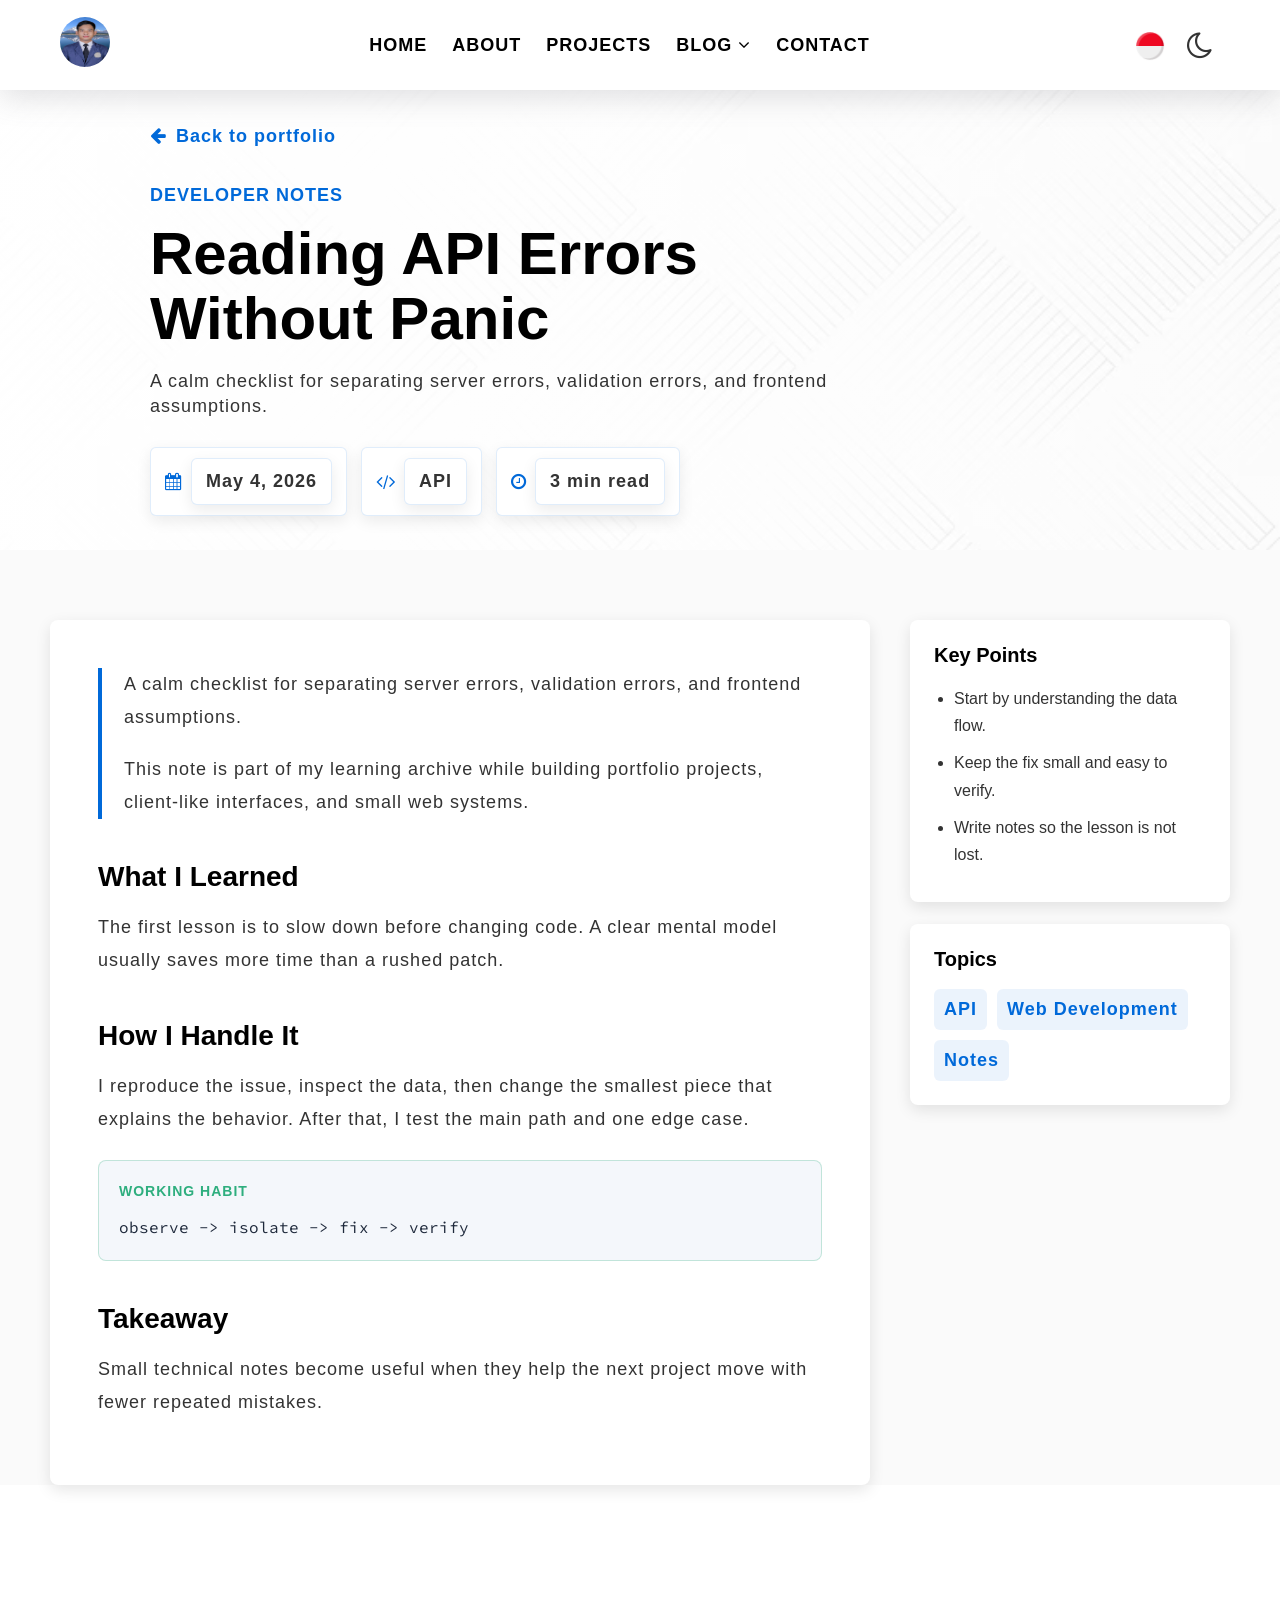
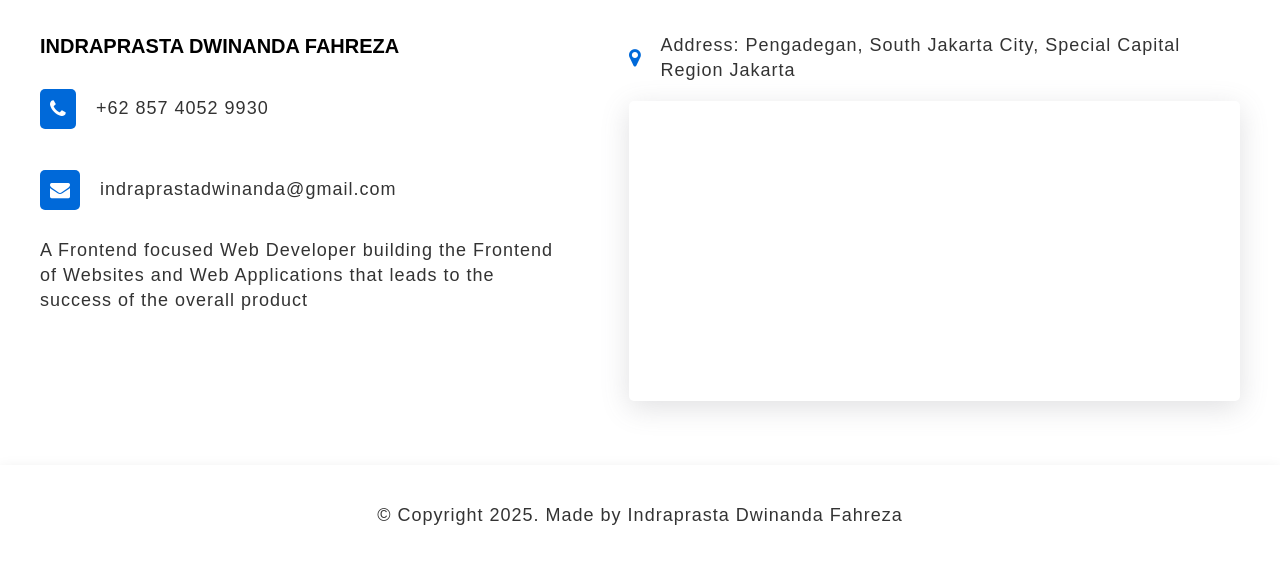
<file: src/blog-api-error.html>
<!doctype html>
<html lang="en" data-blog-key="api-error">
  <head>
    <meta charset="UTF-8" />
    <meta name="viewport" content="width=device-width, initial-scale=1.0" />
    <link rel="stylesheet" href="../public/style/main.css" />
    <link
      rel="stylesheet"
      href="https://cdnjs.cloudflare.com/ajax/libs/font-awesome/4.7.0/css/font-awesome.min.css"
    />
    <title>Blog - API Error</title>
  </head>
  <body>
    <script>
      document.documentElement.dataset.template = "blog";
    </script>
    <div id="blog-shell"></div>
    <script src="../public/js/blog-shell.js"></script>
    <script src="../public/js/cursor.js"></script>
    <script src="../public/js/blog-dropdown.js"></script>
    <script src="../public/js/blog.js"></script>
  </body>
</html>
</file>
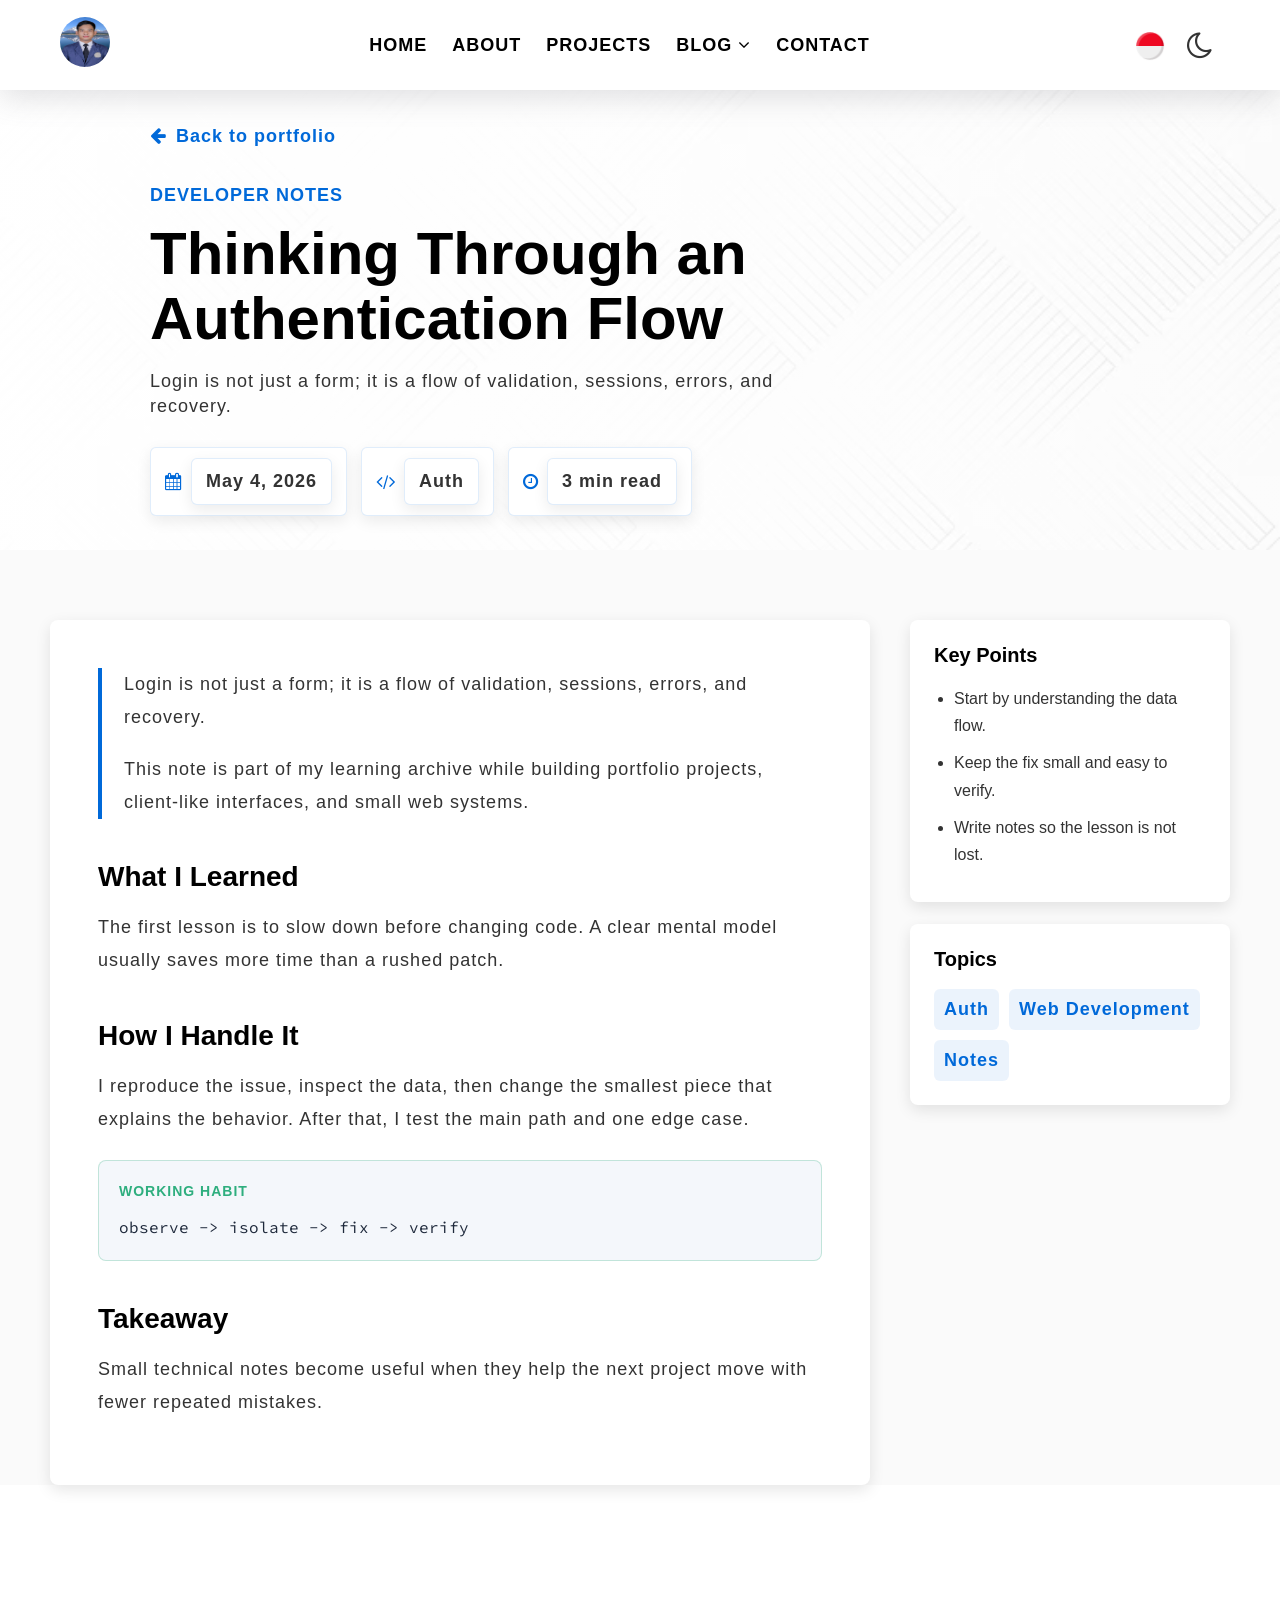
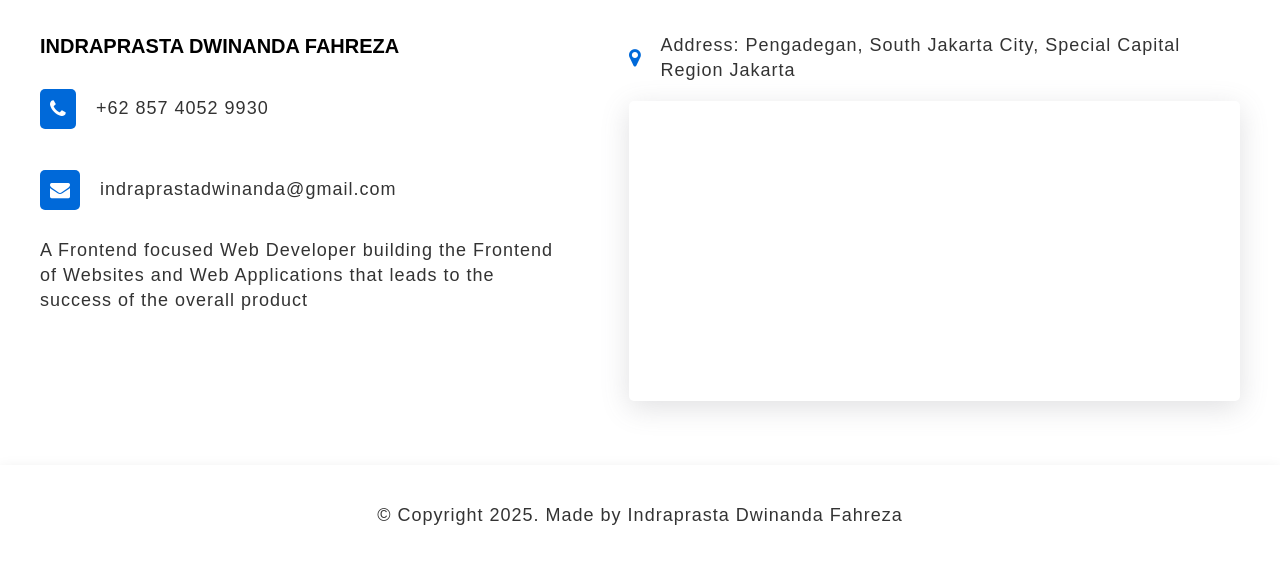
<file: src/blog-auth.html>
<!doctype html><html lang="en" data-blog-key="auth"><head><meta charset="UTF-8" /><meta name="viewport" content="width=device-width, initial-scale=1.0" /><link rel="stylesheet" href="../public/style/main.css" /><link rel="stylesheet" href="https://cdnjs.cloudflare.com/ajax/libs/font-awesome/4.7.0/css/font-awesome.min.css" /><title>Blog - Authentication</title></head><body><script>document.documentElement.dataset.template="blog";</script><div id="blog-shell"></div><script src="../public/js/blog-shell.js"></script><script src="../public/js/cursor.js"></script><script src="../public/js/blog-dropdown.js"></script><script src="../public/js/blog.js"></script></body></html>
</file>
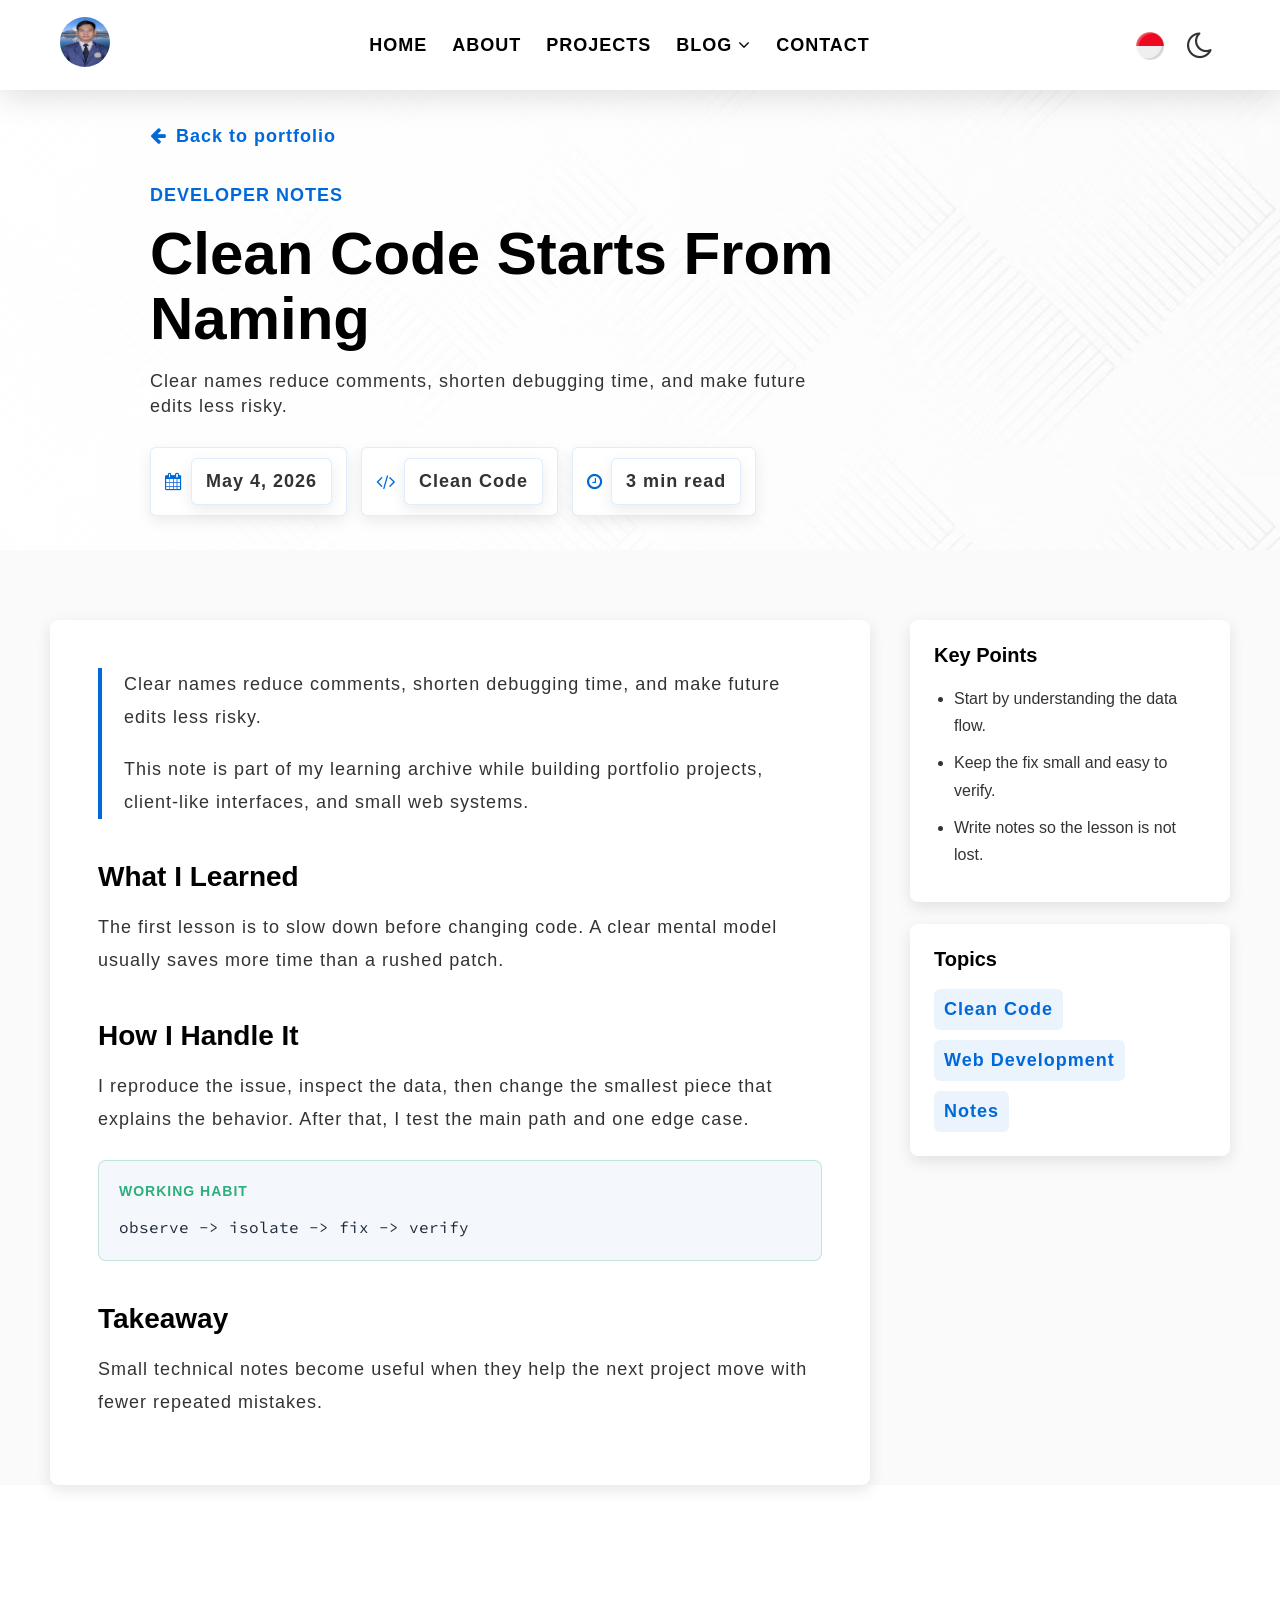
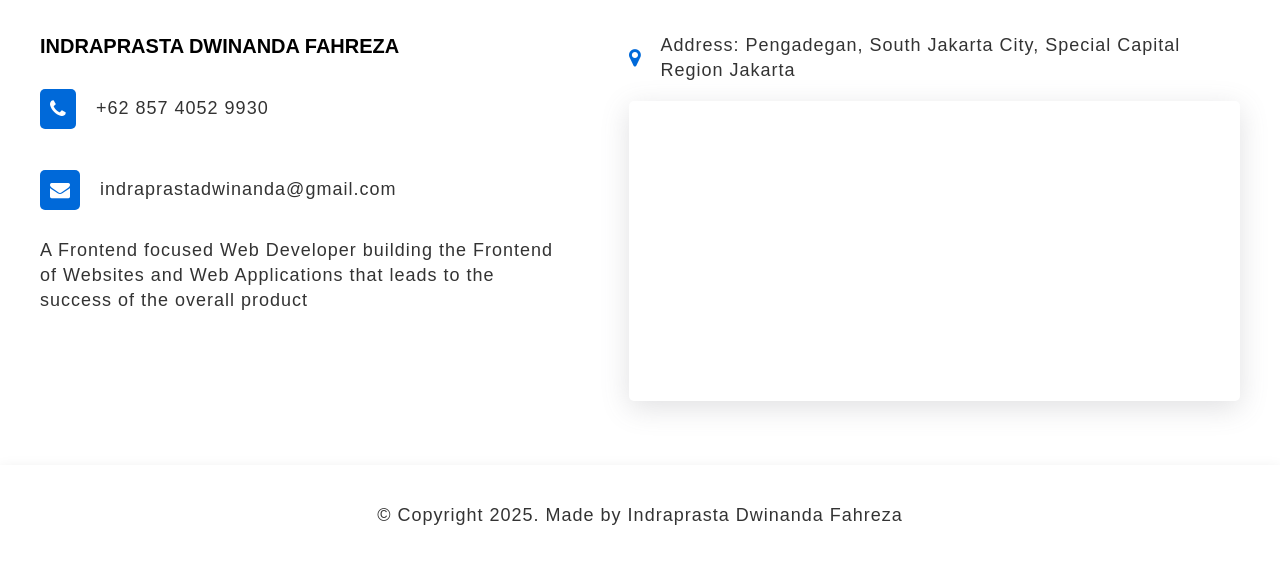
<file: src/blog-clean-code.html>
<!doctype html><html lang="en" data-blog-key="clean-code"><head><meta charset="UTF-8" /><meta name="viewport" content="width=device-width, initial-scale=1.0" /><link rel="stylesheet" href="../public/style/main.css" /><link rel="stylesheet" href="https://cdnjs.cloudflare.com/ajax/libs/font-awesome/4.7.0/css/font-awesome.min.css" /><title>Blog - Clean Code</title></head><body><script>document.documentElement.dataset.template="blog";</script><div id="blog-shell"></div><script src="../public/js/blog-shell.js"></script><script src="../public/js/cursor.js"></script><script src="../public/js/blog-dropdown.js"></script><script src="../public/js/blog.js"></script></body></html>
</file>
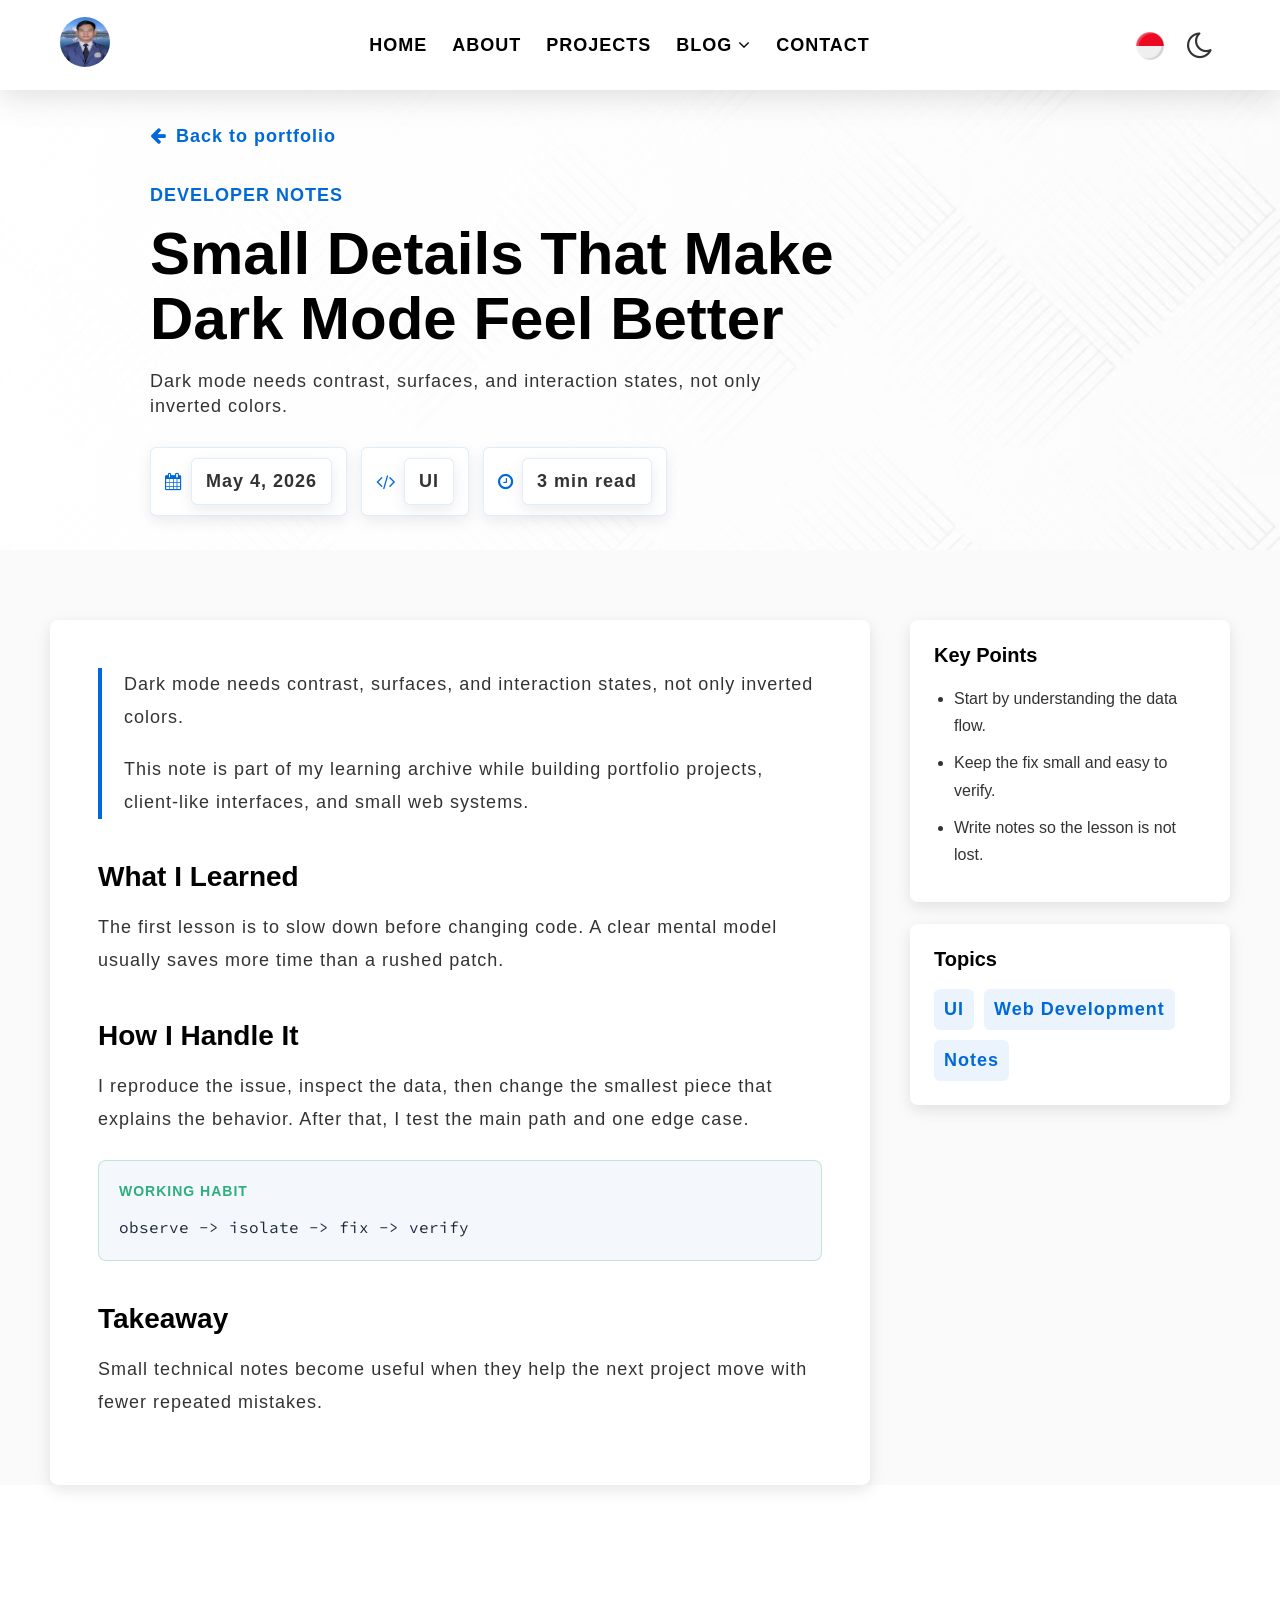
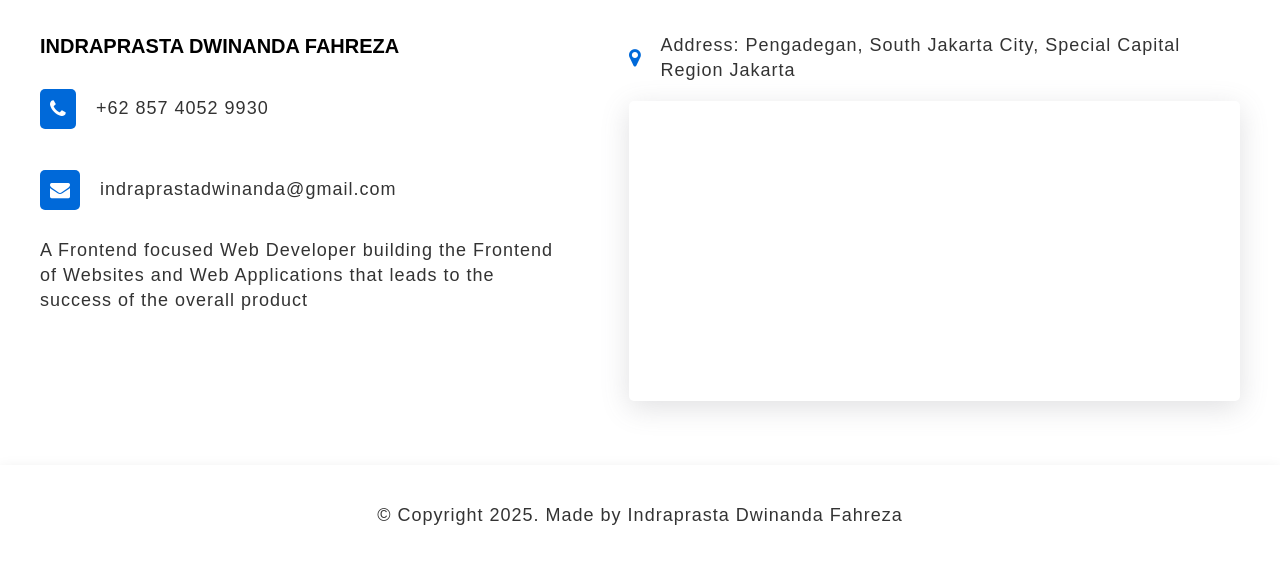
<file: src/blog-dark-mode.html>
<!doctype html><html lang="en" data-blog-key="dark-mode"><head><meta charset="UTF-8" /><meta name="viewport" content="width=device-width, initial-scale=1.0" /><link rel="stylesheet" href="../public/style/main.css" /><link rel="stylesheet" href="https://cdnjs.cloudflare.com/ajax/libs/font-awesome/4.7.0/css/font-awesome.min.css" /><title>Blog - Dark Mode</title></head><body><script>document.documentElement.dataset.template="blog";</script><div id="blog-shell"></div><script src="../public/js/blog-shell.js"></script><script src="../public/js/cursor.js"></script><script src="../public/js/blog-dropdown.js"></script><script src="../public/js/blog.js"></script></body></html>
</file>
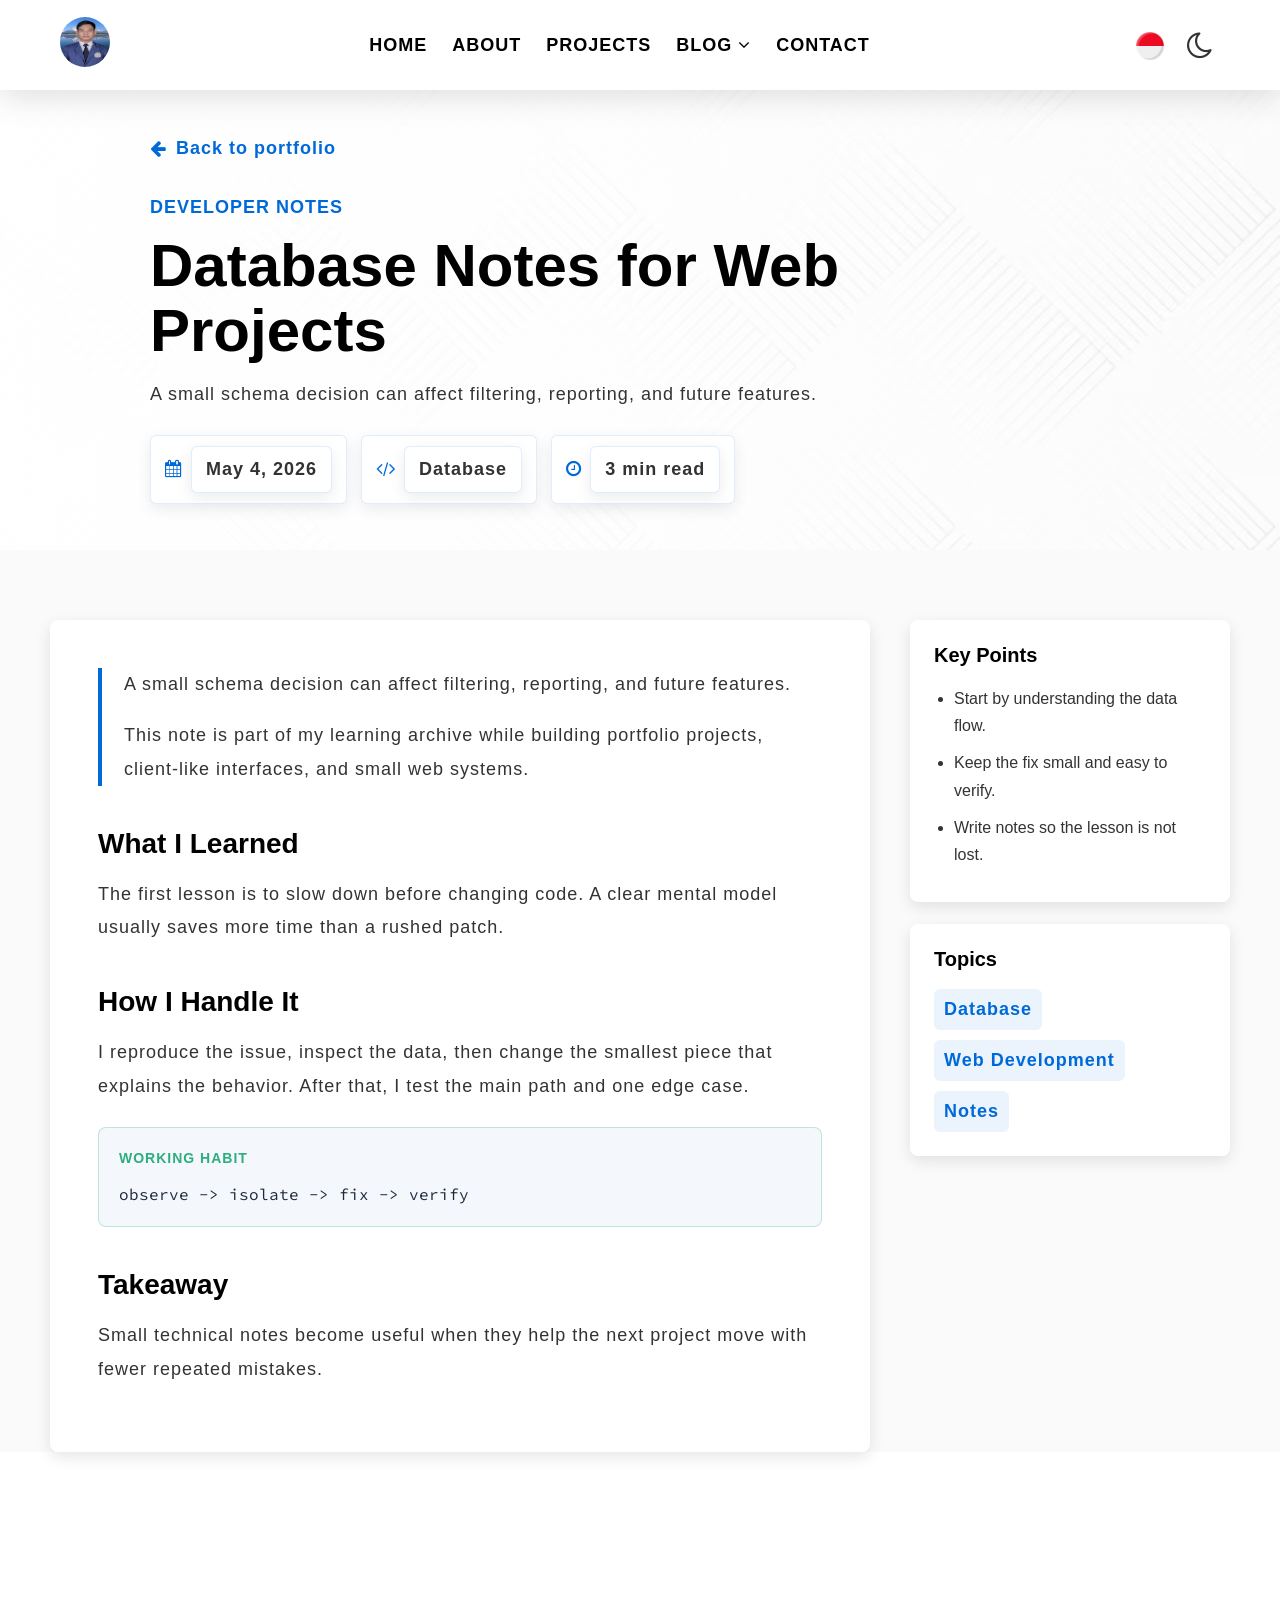
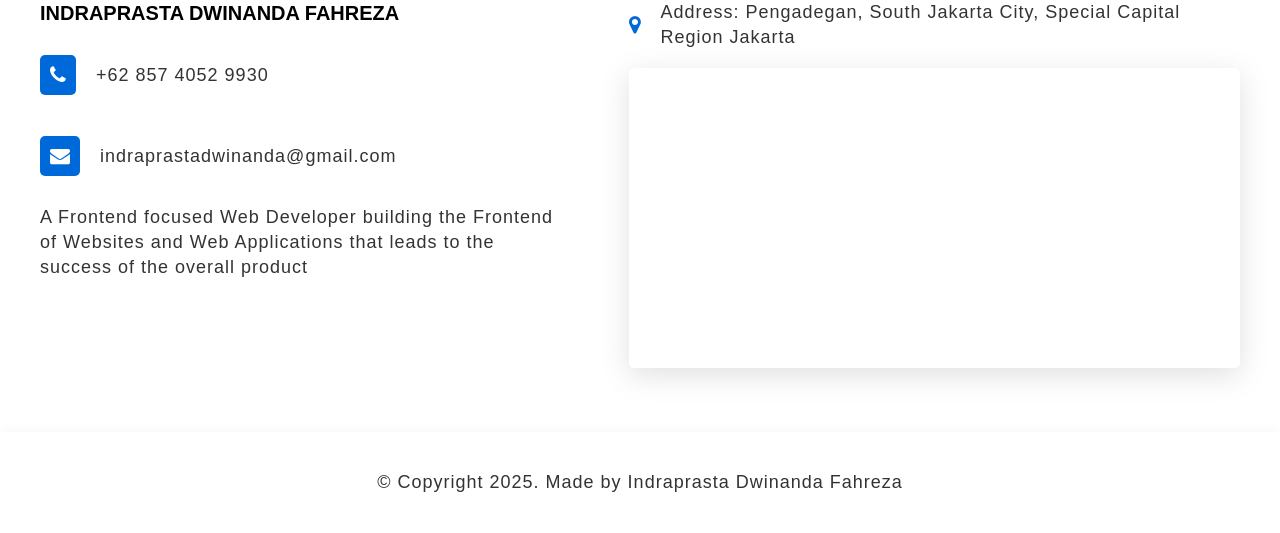
<file: src/blog-database.html>
<!doctype html><html lang="en" data-blog-key="database"><head><meta charset="UTF-8" /><meta name="viewport" content="width=device-width, initial-scale=1.0" /><link rel="stylesheet" href="../public/style/main.css" /><link rel="stylesheet" href="https://cdnjs.cloudflare.com/ajax/libs/font-awesome/4.7.0/css/font-awesome.min.css" /><title>Blog - Database</title></head><body><script>document.documentElement.dataset.template="blog";</script><div id="blog-shell"></div><script src="../public/js/blog-shell.js"></script><script src="../public/js/cursor.js"></script><script src="../public/js/blog-dropdown.js"></script><script src="../public/js/blog.js"></script></body></html>
</file>
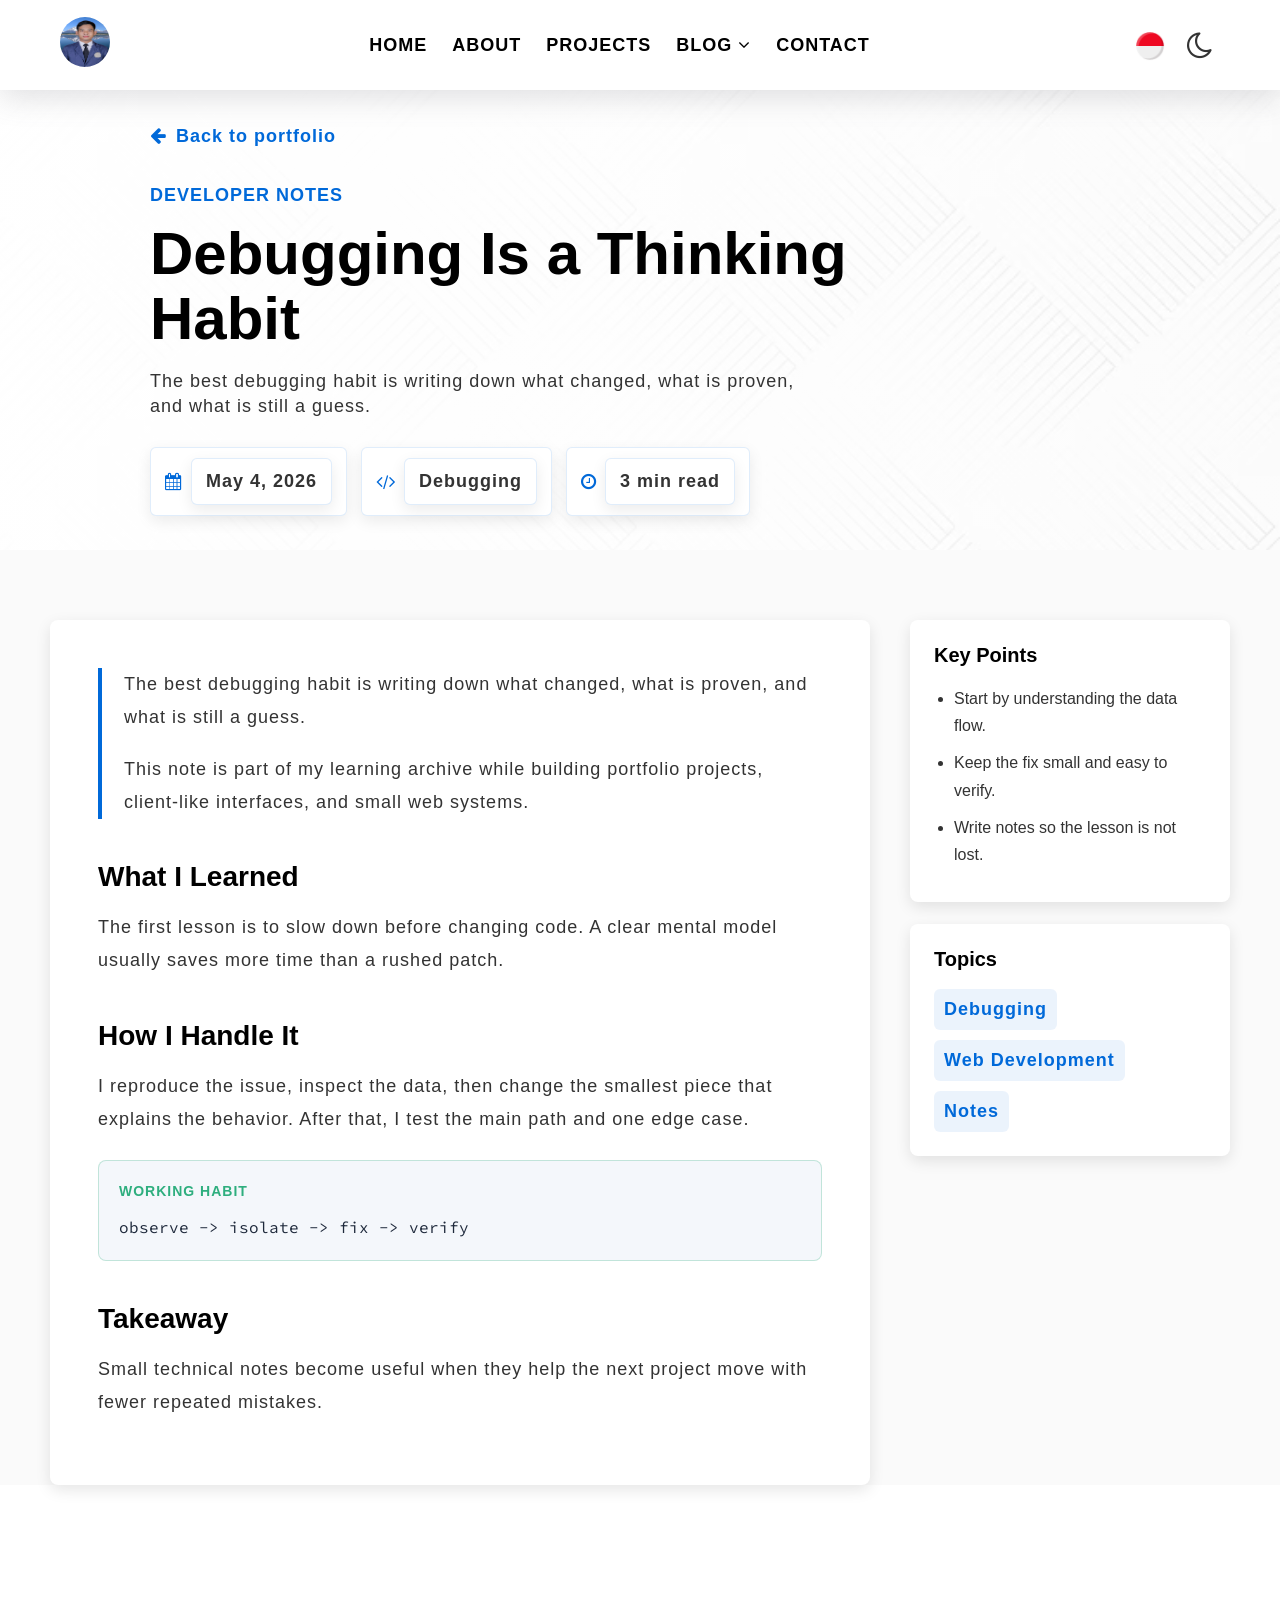
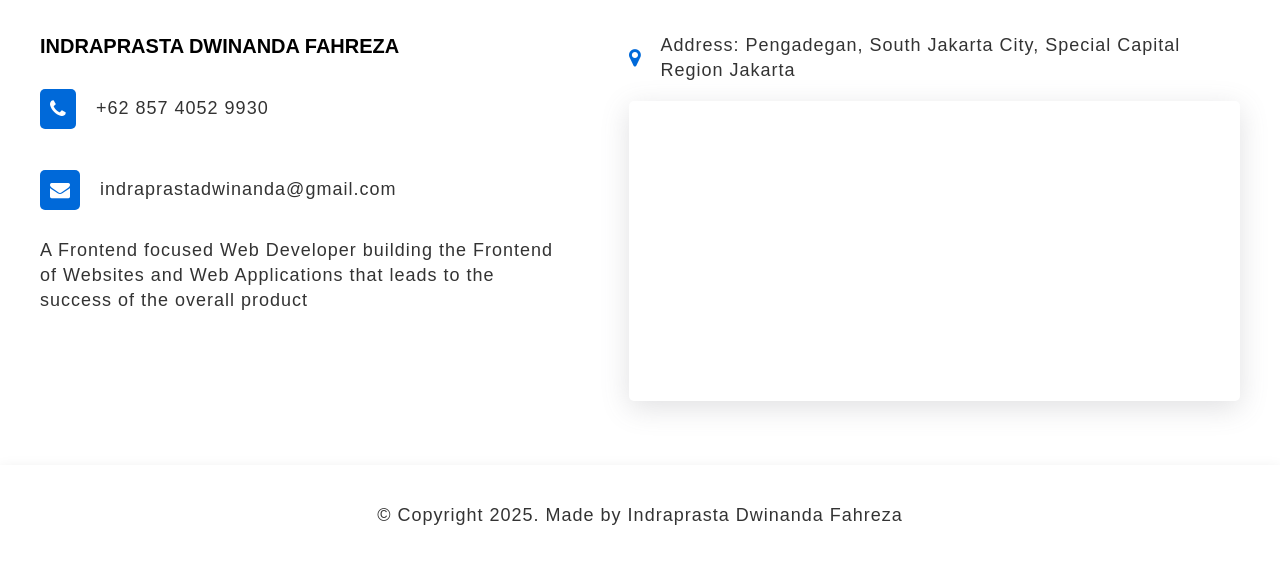
<file: src/blog-debugging.html>
<!doctype html><html lang="en" data-blog-key="debugging"><head><meta charset="UTF-8" /><meta name="viewport" content="width=device-width, initial-scale=1.0" /><link rel="stylesheet" href="../public/style/main.css" /><link rel="stylesheet" href="https://cdnjs.cloudflare.com/ajax/libs/font-awesome/4.7.0/css/font-awesome.min.css" /><title>Blog - Debugging</title></head><body><script>document.documentElement.dataset.template="blog";</script><div id="blog-shell"></div><script src="../public/js/blog-shell.js"></script><script src="../public/js/cursor.js"></script><script src="../public/js/blog-dropdown.js"></script><script src="../public/js/blog.js"></script></body></html>
</file>
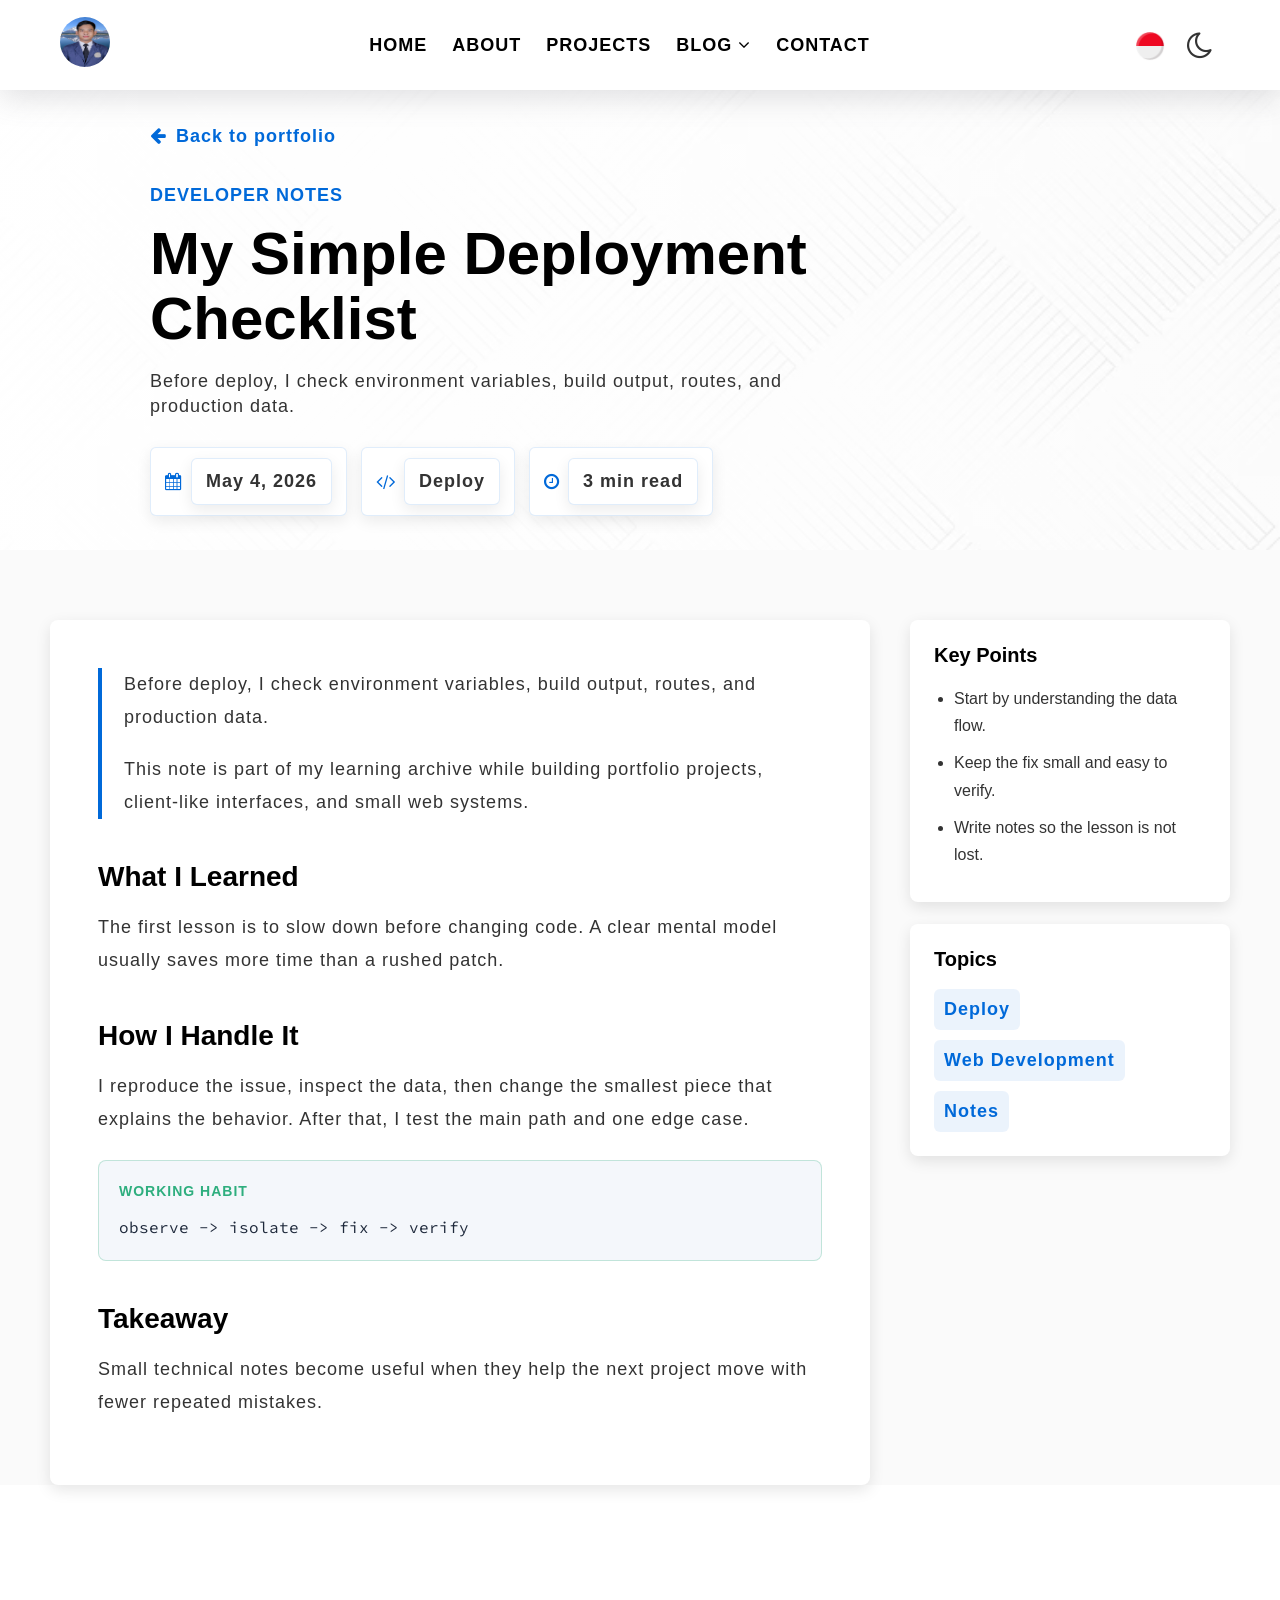
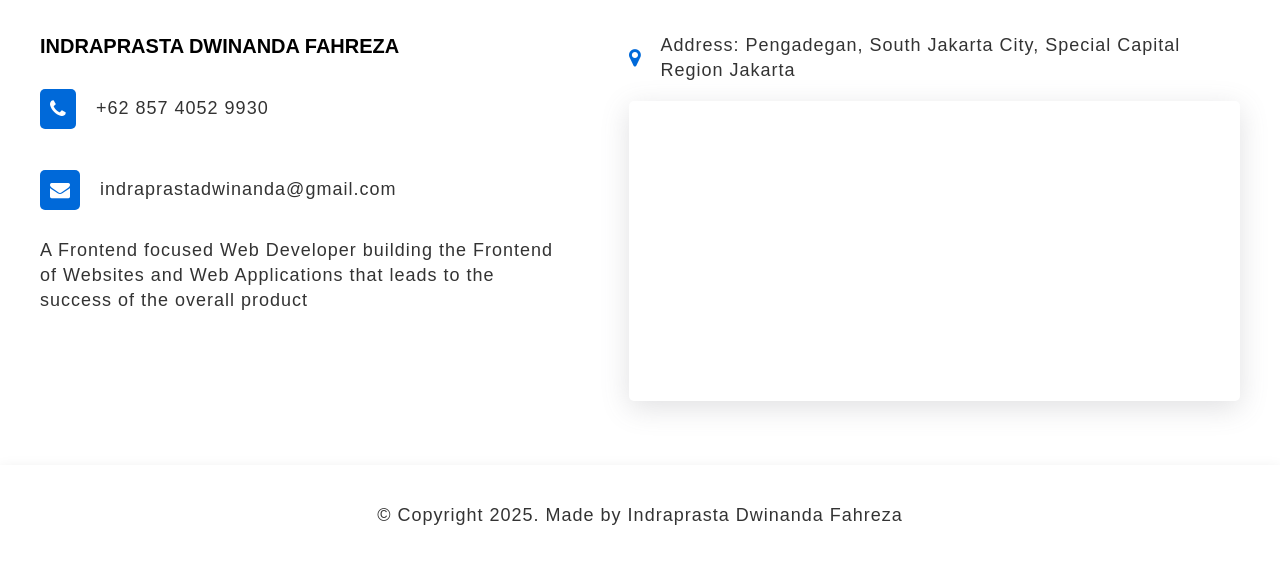
<file: src/blog-deploy.html>
<!doctype html><html lang="en" data-blog-key="deploy"><head><meta charset="UTF-8" /><meta name="viewport" content="width=device-width, initial-scale=1.0" /><link rel="stylesheet" href="../public/style/main.css" /><link rel="stylesheet" href="https://cdnjs.cloudflare.com/ajax/libs/font-awesome/4.7.0/css/font-awesome.min.css" /><title>Blog - Deployment</title></head><body><script>document.documentElement.dataset.template="blog";</script><div id="blog-shell"></div><script src="../public/js/blog-shell.js"></script><script src="../public/js/cursor.js"></script><script src="../public/js/blog-dropdown.js"></script><script src="../public/js/blog.js"></script></body></html>
</file>
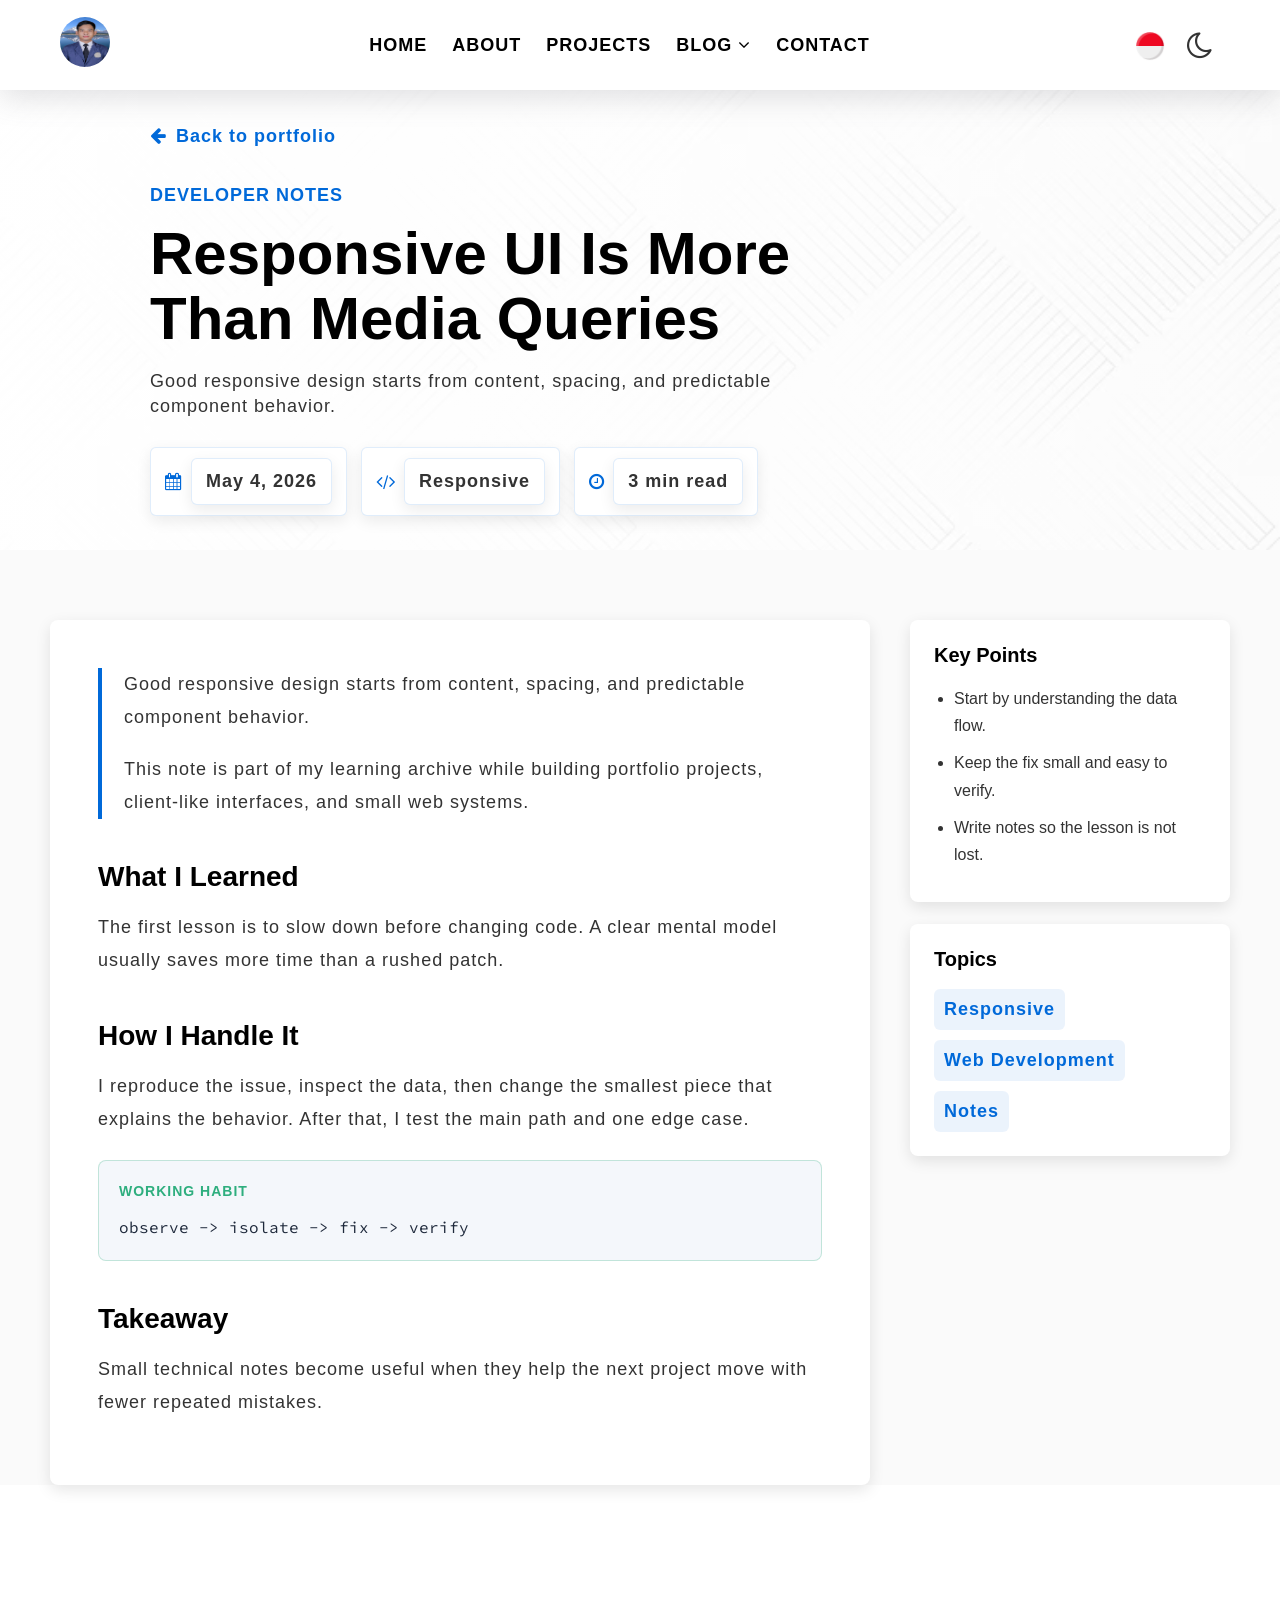
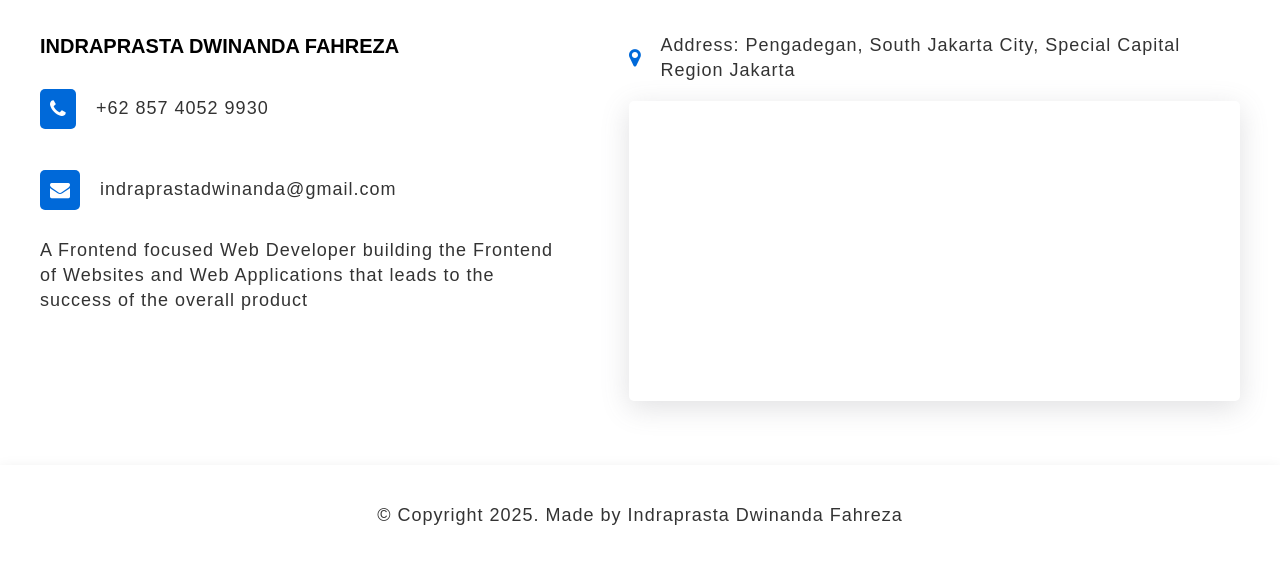
<file: src/blog-responsive.html>
<!doctype html><html lang="en" data-blog-key="responsive"><head><meta charset="UTF-8" /><meta name="viewport" content="width=device-width, initial-scale=1.0" /><link rel="stylesheet" href="../public/style/main.css" /><link rel="stylesheet" href="https://cdnjs.cloudflare.com/ajax/libs/font-awesome/4.7.0/css/font-awesome.min.css" /><title>Blog - Responsive UI</title></head><body><script>document.documentElement.dataset.template="blog";</script><div id="blog-shell"></div><script src="../public/js/blog-shell.js"></script><script src="../public/js/cursor.js"></script><script src="../public/js/blog-dropdown.js"></script><script src="../public/js/blog.js"></script></body></html>
</file>
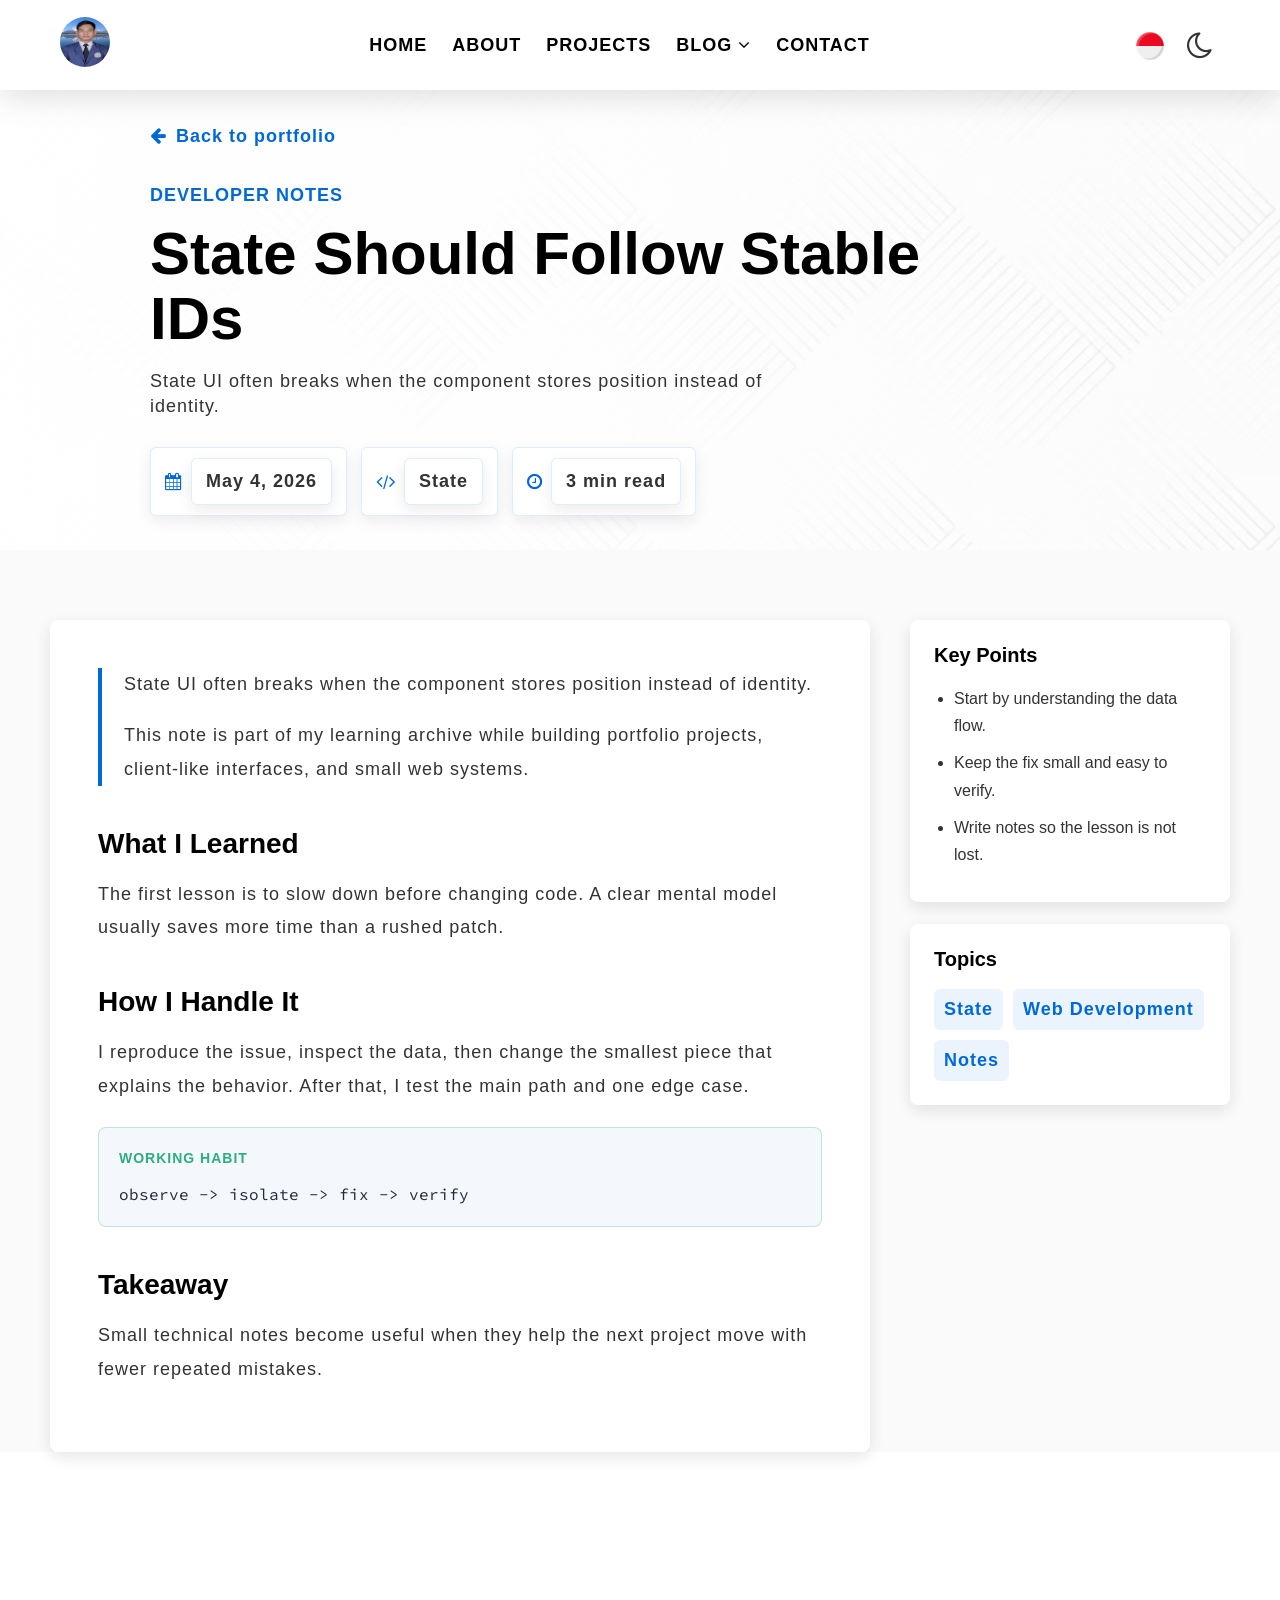
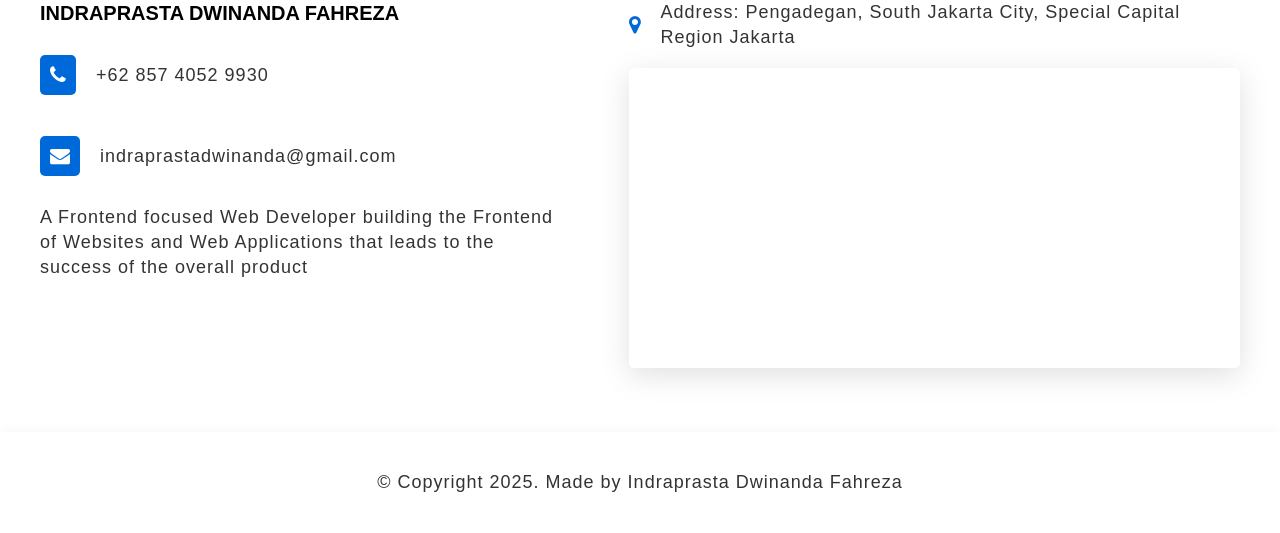
<file: src/blog-state-id.html>
<!doctype html><html lang="en" data-blog-key="state-id"><head><meta charset="UTF-8" /><meta name="viewport" content="width=device-width, initial-scale=1.0" /><link rel="stylesheet" href="../public/style/main.css" /><link rel="stylesheet" href="https://cdnjs.cloudflare.com/ajax/libs/font-awesome/4.7.0/css/font-awesome.min.css" /><title>Blog - State and ID</title></head><body><script>document.documentElement.dataset.template="blog";</script><div id="blog-shell"></div><script src="../public/js/blog-shell.js"></script><script src="../public/js/cursor.js"></script><script src="../public/js/blog-dropdown.js"></script><script src="../public/js/blog.js"></script></body></html>
</file>
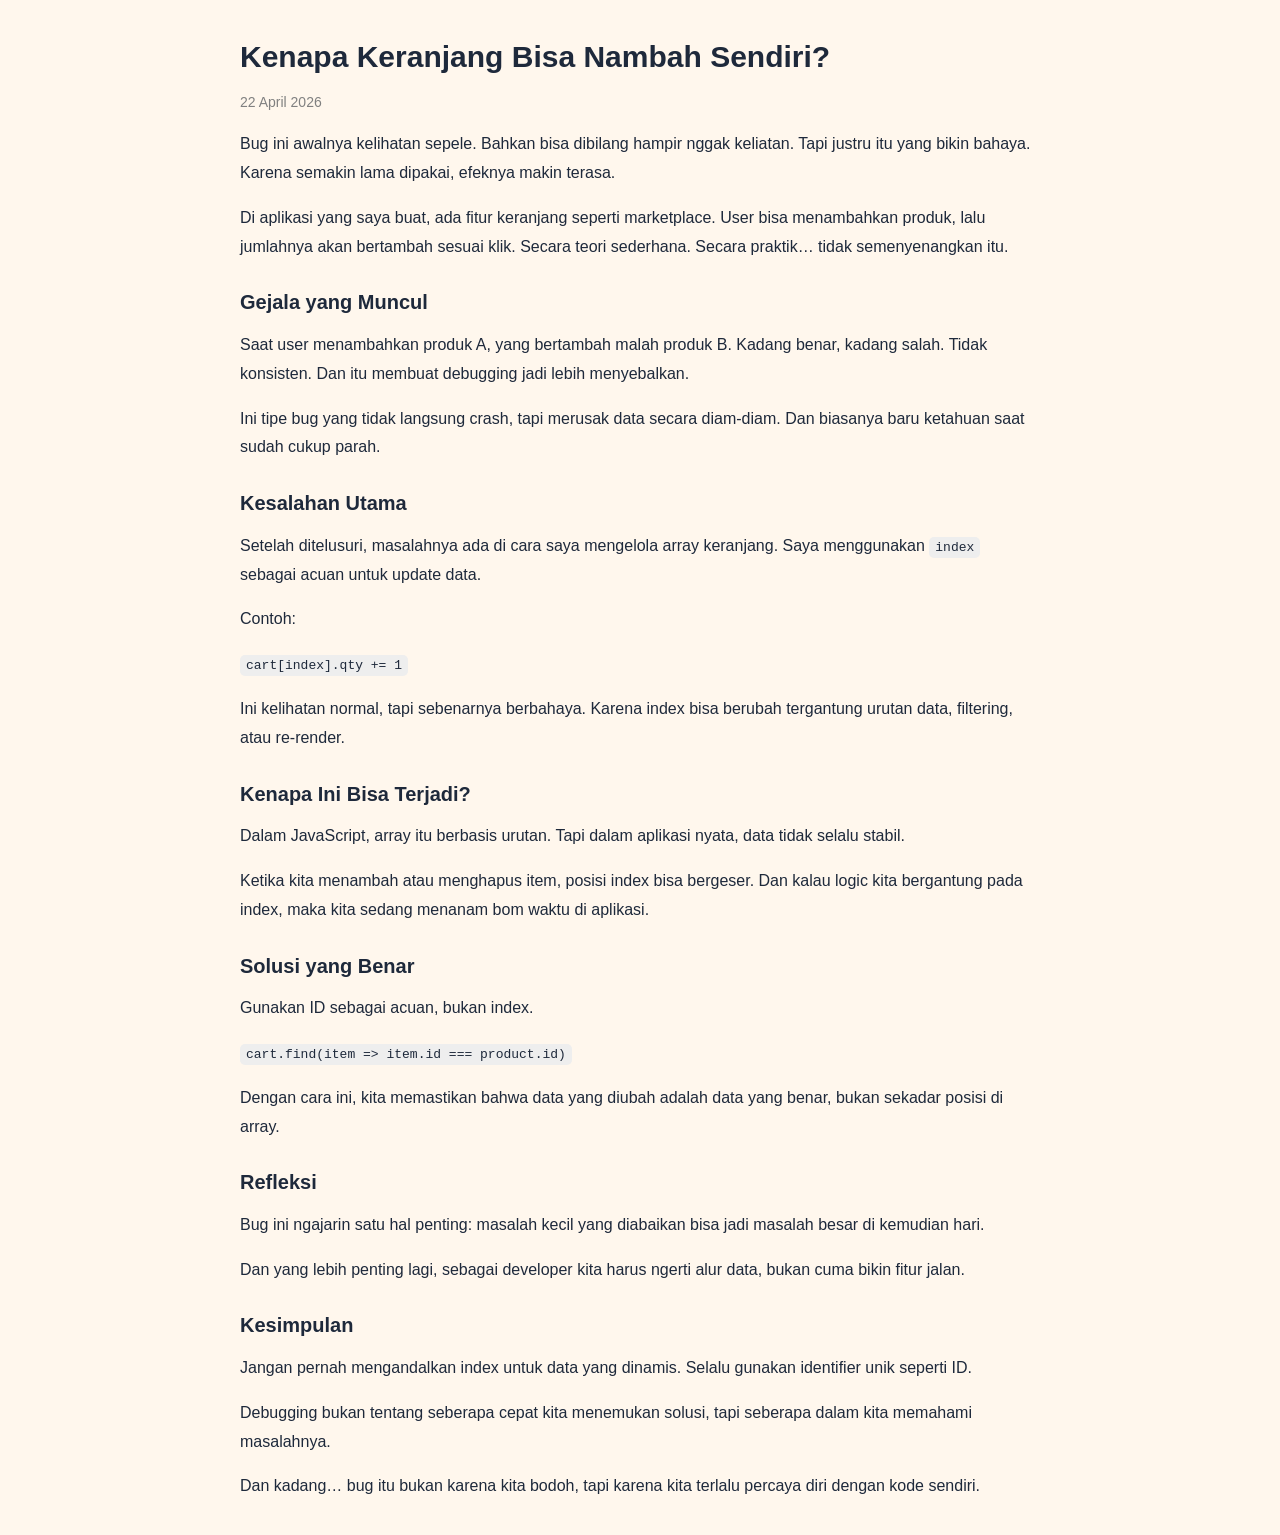
<file: src/blog.html>
<!doctype html>
<html lang="id">
  <head>
    <meta charset="UTF-8" />
    <meta name="viewport" content="width=device-width, initial-scale=1.0" />
    <title>Kenapa Keranjang Bisa Nambah Sendiri?</title>

    <style>
      body {
        margin: 0;
        font-family: sans-serif;
        transition: 0.3s;
      }

      .container {
        max-width: 800px;
        margin: auto;
        padding: 20px;
      }

      .blog-title {
        font-size: 30px;
        font-weight: bold;
      }

      .blog-date {
        font-size: 14px;
        color: gray;
        margin-top: 5px;
      }

      .blog-content {
        margin-top: 20px;
      }

      .blog-content h2 {
        margin-top: 30px;
        font-size: 20px;
      }

      .blog-content p {
        line-height: 1.8;
        margin-bottom: 14px;
      }

      .blog-content code {
        background: #eee;
        padding: 3px 6px;
        border-radius: 5px;
        font-size: 13px;
      }

      body.light {
        background: #fff7ed;
        color: #1e293b;
      }

      body.dark {
        background: #020617;
        color: #e2e8f0;
      }
    </style>
  </head>
  <body class="light">
    <div class="container">
      <h1 class="blog-title">Kenapa Keranjang Bisa Nambah Sendiri?</h1>
      <p class="blog-date">22 April 2026</p>

      <div class="blog-content">
        <p>
          Bug ini awalnya kelihatan sepele. Bahkan bisa dibilang hampir nggak
          keliatan. Tapi justru itu yang bikin bahaya. Karena semakin lama
          dipakai, efeknya makin terasa.
        </p>

        <p>
          Di aplikasi yang saya buat, ada fitur keranjang seperti marketplace.
          User bisa menambahkan produk, lalu jumlahnya akan bertambah sesuai
          klik. Secara teori sederhana. Secara praktik… tidak semenyenangkan
          itu.
        </p>

        <h2>Gejala yang Muncul</h2>
        <p>
          Saat user menambahkan produk A, yang bertambah malah produk B. Kadang
          benar, kadang salah. Tidak konsisten. Dan itu membuat debugging jadi
          lebih menyebalkan.
        </p>

        <p>
          Ini tipe bug yang tidak langsung crash, tapi merusak data secara
          diam-diam. Dan biasanya baru ketahuan saat sudah cukup parah.
        </p>

        <h2>Kesalahan Utama</h2>
        <p>
          Setelah ditelusuri, masalahnya ada di cara saya mengelola array
          keranjang. Saya menggunakan <code>index</code> sebagai acuan untuk
          update data.
        </p>

        <p>Contoh:</p>

        <p><code>cart[index].qty += 1</code></p>

        <p>
          Ini kelihatan normal, tapi sebenarnya berbahaya. Karena index bisa
          berubah tergantung urutan data, filtering, atau re-render.
        </p>

        <h2>Kenapa Ini Bisa Terjadi?</h2>
        <p>
          Dalam JavaScript, array itu berbasis urutan. Tapi dalam aplikasi
          nyata, data tidak selalu stabil.
        </p>

        <p>
          Ketika kita menambah atau menghapus item, posisi index bisa bergeser.
          Dan kalau logic kita bergantung pada index, maka kita sedang menanam
          bom waktu di aplikasi.
        </p>

        <h2>Solusi yang Benar</h2>
        <p>Gunakan ID sebagai acuan, bukan index.</p>

        <p><code>cart.find(item => item.id === product.id)</code></p>

        <p>
          Dengan cara ini, kita memastikan bahwa data yang diubah adalah data
          yang benar, bukan sekadar posisi di array.
        </p>

        <h2>Refleksi</h2>
        <p>
          Bug ini ngajarin satu hal penting: masalah kecil yang diabaikan bisa
          jadi masalah besar di kemudian hari.
        </p>

        <p>
          Dan yang lebih penting lagi, sebagai developer kita harus ngerti alur
          data, bukan cuma bikin fitur jalan.
        </p>

        <h2>Kesimpulan</h2>
        <p>
          Jangan pernah mengandalkan index untuk data yang dinamis. Selalu
          gunakan identifier unik seperti ID.
        </p>

        <p>
          Debugging bukan tentang seberapa cepat kita menemukan solusi, tapi
          seberapa dalam kita memahami masalahnya.
        </p>

        <p>
          Dan kadang… bug itu bukan karena kita bodoh, tapi karena kita terlalu
          percaya diri dengan kode sendiri.
        </p>
      </div>
    </div>
  </body>
</html>
</file>
<file: public/style/main.css>
@import url(https://fonts.googleapis.com/css?family=Arvo);
@import url(https://fonts.googleapis.com/css?family=Anonymous+Pro);
@import url(https://fonts.googleapis.com/css?family=Source+Code+Pro);
html {
  scroll-behavior: smooth;
}

.active {
  opacity: 4;
  transition: all is ease-out;
  animation: tes 0.5s linear;
  transition-delay: 0.5s;
}

p,
span,
label,
a,
button {
  font-size: 18px;
  text-decoration: none;
  letter-spacing: 1px;
  line-height: 25px;
  color: var(--text-light);
}

h1 {
  font-size: 60px;
}

h2 {
  font-size: 40px;
  margin: 0px 0px 40px 0px;
}

h3 {
  font-size: 20px;
}

body {
  margin: 0;
  font-family: "Poppins", "Segoe UI", Roboto, Helvetica, Arial, sans-serif;
  background-color: var(--bg-light);
}

#loading {
  position: fixed;
  inset: 0;
  background: black;
  display: flex;
  justify-content: center;
  align-items: center;
  z-index: 10;
  transition: opacity 0.6s ease, visibility 0.6s ease;
}

#loading.hide {
  opacity: 0;
  visibility: hidden;
}

.circle-container {
  position: relative;
  width: 260px;
  height: 260px;
}

.circle-container svg {
  transform: rotate(-85deg);
  transform: translate(70px, 70px);
}

circle {
  fill: none;
  stroke-width: 4;
  stroke-linecap: round;
}

.bg {
  stroke: #333;
}

.progress {
  stroke: #0069d9;
  stroke-dasharray: 440;
  stroke-dashoffset: 440;
  transition: stroke-dashoffset 0.2s ease;
}

.percentage {
  position: absolute;
  top: 50%;
  left: 50%;
  transform: translate(-50%, -50%);
  font-size: 25px;
  font-weight: bold;
  color: #fff;
}

/* Disable scroll while loading */
body.loading {
  overflow: hidden;
}

body.translate-mode {
  font-family: "Poppins", "Segoe UI", Roboto, Helvetica, Arial, sans-serif;
}

.container {
  max-width: 100%;
  margin-left: auto;
  margin-right: auto;
}

.head {
  display: flex;
  position: fixed;
  top: 0;
  left: 0;
  width: 100%;
  z-index: 9;
}
.head__nav {
  background-color: var(--bg-light);
  display: flex;
  justify-content: space-between;
  padding-left: 60px;
  padding-right: 60px;
  align-items: center;
  top: 0;
  width: 100%;
  height: 90px;
  box-shadow: rgba(100, 100, 111, 0.2) 0px 7px 29px 0px;
}
.close-menu .head__nav {
  padding: 0;
}
.head__logo {
  text-align: center;
}
.close-menu .head__logo, .closing-menu .head__logo {
  display: none;
}
.head__logo__icon {
  width: 50px;
  height: 50px;
  border-radius: 50%;
}
.close-menu .head__menu, .closing-menu .head__menu {
  width: 100%;
  height: 100vh;
  display: flex;
  background-color: var(--bg-light);
  align-items: normal;
}
.head__menu__list {
  display: flex;
  justify-content: center;
  align-items: center;
  gap: 25px;
  padding: 0;
}
.close-menu .head__menu__list {
  display: flex;
  flex-direction: column;
  align-items: normal;
  font-size: 2rem;
  padding: 0 20px;
}
.head__menu__item {
  list-style: none;
}
.close-menu .head__menu__item, .closing-menu .head__menu__item {
  display: block;
}
.head__menu__link {
  color: var(--text-secondary-light);
  text-decoration: none;
  font-weight: bold;
}
.head__menu__link:hover {
  color: #0069d9;
}
.close-menu .head__menu__link, .closing-menu .head__menu__link {
  color: #333;
  font-weight: bold;
  font-size: 15px;
}
.head__dropdown {
  position: relative;
}
.head__dropdown::after {
  content: "";
  display: block;
  height: 20px;
  left: 0;
  position: absolute;
  top: 100%;
  width: 100%;
  z-index: 1;
}
.head__dropdown__toggle {
  align-items: center;
  background: transparent;
  border: 0;
  display: inline-flex;
  font-weight: bold;
  gap: 6px;
  padding: 0;
}
.head__dropdown__menu {
  background: var(--bg-light);
  border-radius: 8px;
  box-shadow: rgba(100, 100, 111, 0.2) 0px 7px 29px 0px;
  display: flex;
  flex-direction: column;
  gap: 4px;
  left: 50%;
  list-style: none;
  min-width: 250px;
  opacity: 0;
  padding: 12px;
  pointer-events: none;
  position: absolute;
  top: calc(100% + 12px);
  transform: translate(-50%, 12px);
  transition: opacity 0.3s ease, transform 0.3s ease, visibility 0.3s ease;
  visibility: hidden;
  z-index: 2;
}
.head__dropdown:not(.head__dropdown--suppress):hover .head__dropdown__menu, .head__dropdown--open .head__dropdown__menu {
  opacity: 1;
  pointer-events: auto;
  transform: translate(-50%, 0);
  visibility: visible;
}
.head__dropdown__link {
  border-radius: 6px;
  color: var(--text-secondary-light);
  display: block;
  font-size: 14px;
  font-weight: 700;
  line-height: 1.4;
  padding: 10px 12px;
}
.head__dropdown__link:hover {
  background: rgba(0, 105, 217, 0.08);
  color: #0069d9;
}
.head .translate-btn {
  display: flex;
  background: transparent;
  border: transparent;
  cursor: pointer;
  transition: transform 0.4s ease;
}
.head .translate-btn img {
  width: 30px;
  position: relative;
  top: 1px;
}
.head #translateBtn:hover {
  transform: scale(1.1);
}
.head #translateBtn:active {
  transform: scale(0.95);
}
.head {
  /* Animasi rotasi pada ikon */
}
.head #translateBtn img {
  transition: transform 0.8s ease;
}
.head__btn-group {
  display: flex;
  align-items: center;
  gap: 10px;
}
.close-menu .head__btn-group, .closing-menu .head__btn-group {
  display: none;
}
.head #modeButton {
  background-color: transparent;
  color: var(--text-light);
  border: transparent;
  font-size: 30px;
  cursor: pointer;
  transition: background 0.3s ease, color 0.3s ease, transform 0.2s ease;
}
.head #modeButton:hover {
  transform: scale(1.1);
}
.head #modeButton:active {
  transform: scale(0.95);
}
.head {
  /* Animasi rotasi pada ikon */
}
.head #modeButton i {
  transition: transform 0.4s ease;
}
.close-menu .head__btn {
  display: block;
}
.head__btn__link {
  display: flex;
  color: var(--text-light);
}
.head__button {
  background-color: var(--bg-light);
  border: none;
  display: none;
}
.close-menu .head__button, .closing-menu .head__button {
  background-color: transparent;
}
.head__button__bar:nth-child(1) {
  display: block;
  height: 2px;
  width: 20px;
  background: var(--text-secondary-light);
  transform: translateY(-3px);
  transition: 0.4s;
}
.close-menu .head__button__bar:nth-child(1), .closing-menu .head__button__bar:nth-child(1) {
  display: block;
  margin: 4px;
  height: 2px;
  width: 20px;
  background: var(--text-secondary-light);
  border-radius: 9px;
  transform: rotate(133deg) translateY(-4px) translateX(1px);
  transition: 0.4s;
}
.head__button__bar:nth-child(2) {
  display: block;
  height: 2px;
  width: 10px;
  background: var(--text-secondary-light);
  transform: translate(9px, 3px);
  transition: 0.4s;
}
.close-menu .head__button__bar:nth-child(2), .closing-menu .head__button__bar:nth-child(2) {
  display: block;
  margin: 4px;
  height: 2px;
  width: 20px;
  background: var(--text-secondary-light);
  border-radius: 9px;
  transform: rotate(44deg) translate(0px, -4px);
  transition: 0.4s;
}
.head__button__bar:nth-child(3) {
  display: block;
  height: 2px;
  width: 20px;
  background: var(--text-secondary-light);
  transform: translate(0px, 9px);
  transition: 0.4s;
}
.close-menu .head__button__bar:nth-child(3), .closing-menu .head__button__bar:nth-child(3) {
  display: none;
}
.head__ham-menu {
  position: absolute;
}
.close-menu .head__ham-menu, .closing-menu .head__ham-menu {
  position: absolute;
  top: 32px;
  right: 20px;
}

@media (max-width: 991.98px) {
  h2 {
    font-size: 35px;
  }
  h3 {
    font-size: 23px;
  }
}
@media only screen and (max-width: 767.98px) {
  p,
  a,
  span,
  label,
  button {
    font-size: 15px;
  }
  h1 {
    font-size: 45px;
  }
  h2 {
    font-size: 30px;
    margin: 0px 0px 30px 0px;
  }
  h3 {
    font-size: 20px;
  }
  .head__logo {
    position: relative;
    top: 3px;
  }
  .head__nav {
    justify-content: space-between;
    height: unset;
    padding: 10px 20px;
    flex-direction: unset;
    align-items: center;
  }
  .head__button {
    display: block;
  }
  .head__menu {
    opacity: 0;
    transform-origin: top center;
    transition: opacity 0.35s ease, visibility 0.35s ease;
    overflow: visible;
    pointer-events: none;
  }
  .close-menu .head__menu {
    opacity: 1;
    visibility: visible;
    pointer-events: auto;
  }
  .closing-menu .head__menu {
    opacity: 0;
    visibility: hidden;
    transition-delay: 0.8s;
    pointer-events: none;
  }
  .head__menu__list {
    display: none;
    width: 100%;
    box-sizing: border-box;
  }
  .close-menu .head__menu__list, .closing-menu .head__menu__list {
    display: flex;
    flex-direction: column;
    align-items: normal;
    font-size: 2rem;
    padding: 0 20px;
  }
  .head__menu__item {
    display: block;
    opacity: 0;
    width: 100%;
    transform: translateY(16px);
    transition: all 1s ease;
    transition-delay: 0s;
  }
  .animated .head__menu__item {
    opacity: 1;
    visibility: visible;
    transition-delay: 0.3s;
    transform: none;
  }
  .animated .head__menu__item:nth-child(1) {
    transition-delay: 320ms;
  }
  .animated .head__menu__item:nth-child(2) {
    transition-delay: 400ms;
  }
  .animated .head__menu__item:nth-child(3) {
    transition-delay: 480ms;
  }
  .animated .head__menu__item:nth-child(4) {
    transition-delay: 560ms;
  }
  .animated .head__menu__item:nth-child(5) {
    transition-delay: 640ms;
  }
  .animated .head__menu__item:nth-child(6) {
    transition-delay: 720ms;
  }
  .animated .head__menu__item:nth-child(7) {
    transition-delay: 800ms;
  }
  .animated .head__menu__item:nth-child(8) {
    transition-delay: 880ms;
  }
  .animated .head__menu__item:nth-child(9) {
    transition-delay: 960ms;
  }
  .animated .head__menu__item:nth-child(10) {
    transition-delay: 1040ms;
  }
  .animated .head__menu__item:nth-child(11) {
    transition-delay: 1120ms;
  }
  .animated .head__menu__item:nth-child(12) {
    transition-delay: 1200ms;
  }
  .closing-menu .head__menu__item {
    opacity: 0;
    transform: translateY(16px);
    transition: all 0.4s ease;
  }
  .closing-menu .head__menu__item:nth-child(1) {
    transition-delay: 1120ms;
  }
  .closing-menu .head__menu__item:nth-child(2) {
    transition-delay: 1040ms;
  }
  .closing-menu .head__menu__item:nth-child(3) {
    transition-delay: 960ms;
  }
  .closing-menu .head__menu__item:nth-child(4) {
    transition-delay: 880ms;
  }
  .closing-menu .head__menu__item:nth-child(5) {
    transition-delay: 800ms;
  }
  .closing-menu .head__menu__item:nth-child(6) {
    transition-delay: 720ms;
  }
  .closing-menu .head__menu__item:nth-child(7) {
    transition-delay: 640ms;
  }
  .closing-menu .head__menu__item:nth-child(8) {
    transition-delay: 560ms;
  }
  .closing-menu .head__menu__item:nth-child(9) {
    transition-delay: 480ms;
  }
  .closing-menu .head__menu__item:nth-child(10) {
    transition-delay: 400ms;
  }
  .closing-menu .head__menu__item:nth-child(11) {
    transition-delay: 320ms;
  }
  .closing-menu .head__menu__item:nth-child(12) {
    transition-delay: 240ms;
  }
  .head__dropdown {
    width: 100%;
  }
  .head__dropdown::after {
    display: none;
  }
  .head__dropdown__toggle {
    box-sizing: border-box;
  }
  .head__dropdown__toggle i {
    transition: transform 0.3s ease;
  }
  .head__dropdown__menu {
    background: rgba(0, 105, 217, 0.06);
    border-radius: 6px;
    box-shadow: none;
    gap: 0;
    left: auto;
    max-height: 0;
    min-width: unset;
    opacity: 1;
    overflow: hidden;
    padding: 0;
    pointer-events: auto;
    position: static;
    transform: none;
    margin-left: 32px;
    width: calc(100% - 32px);
    box-sizing: border-box;
    transition: max-height 0.35s ease;
    visibility: visible;
  }
  .head__dropdown__menu li {
    width: 100%;
  }
  .head__dropdown--open .head__dropdown__menu {
    max-height: 520px;
    margin-top: 8px;
    padding: 8px 12px 8px 20px;
    margin-left: 32px;
    width: calc(100% - 32px);
  }
  .head__dropdown--open .head__dropdown__toggle i {
    transform: rotate(180deg);
  }
  .head__dropdown__link {
    border-radius: 5px;
    color: #1f2937;
    display: flex;
    align-items: center;
    min-height: 40px;
    width: 100%;
    font-size: 13px;
    line-height: 1.35;
    padding: 8px 10px;
    text-align: left;
    white-space: normal;
    word-break: break-word;
  }
  .head__dropdown__link:hover {
    background: rgba(0, 105, 217, 0.1);
  }
  .head__btn-group {
    position: absolute;
    top: 35%;
    right: 60px;
  }
  .head .translate-btn img {
    width: 25px;
  }
  .head #modeButton {
    font-size: 26px;
  }
  .head__btn {
    display: none;
  }
  .head__logo {
    text-align: left;
  }
  .head__logo img {
    width: 45px;
  }
  .head__ham-menu {
    position: relative;
    top: 0;
    right: 0;
  }
  .head__dropdown:not(.head__dropdown--suppress):hover .head__dropdown__menu,
  .head__dropdown--open .head__dropdown__menu {
    transform: translate(-10%, 0);
  }
}
@media (max-width: 575.8px) {
  p,
  a,
  span,
  label,
  button {
    font-size: 14px;
  }
  h1 {
    font-size: 35px;
  }
  h2 {
    font-size: 25px;
  }
  h3 {
    font-size: 18px;
  }
  .head__btn-group {
    gap: 5px;
  }
}
@media (max-width: 380.98px) {
  p,
  a,
  span,
  label,
  button {
    font-size: 13px;
  }
  h1 {
    font-size: 32px;
  }
  h2 {
    font-size: 22px;
  }
  h3 {
    font-size: 15px;
  }
}
@media only screen and (max-width: 300px) {
  .head__image {
    width: 17rem;
    margin-left: -15px;
  }
  .head__ham-menu {
    right: 0px;
  }
}
.home {
  margin-top: 90px;
  background-image: var(--bg-images-light);
  background-size: cover;
  background-position: center;
  height: 90vh;
  display: flex;
  flex-direction: column;
  justify-content: center;
  position: relative;
}
.home::before {
  display: none;
}
.home__hero {
  padding: 40px;
  text-align: center;
}
.home__content {
  display: flex;
  position: relative;
  flex-direction: column;
  align-items: center;
}
.home__content h1 {
  display: flex;
  flex-direction: column;
  font-family: "Source Code Pro";
  opacity: 0;
  transform: translateY(16px);
  transition: all 0.5s ease;
  transition-delay: 0s;
}
.animated .home__content h1 {
  opacity: 1;
  transition: all 0.5s ease-out;
  transition-delay: 0.75s;
  transform: none;
}
.home__content__info {
  max-width: 60%;
}
.home__content__info p {
  opacity: 0;
  transform: translateY(16px);
  transition: all 0.5s ease;
  transition-delay: 0s;
}
.animated .home__content__info p {
  opacity: 1;
  transition: all 0.5s ease-out;
  transition-delay: 1s;
  transform: none;
}
.home__content__cta {
  margin-top: 50px;
}
.home__content__cta a {
  background: #0069d9;
  padding: 20px 40px;
  color: white;
  font-weight: bold;
  border-radius: 5px;
  box-shadow: 0 5px 15px 0 rgba(0, 0, 0, 0.15);
  opacity: 0;
  transform: translateY(16px);
  transition: all 0.5s ease;
  transition-delay: 0s;
}
.animated .home__content__cta a {
  opacity: 1;
  transition: all 0.5s ease-out;
  transition-delay: 1.25s;
  transform: none;
}
.home__content__cta a:hover {
  background: linear-gradient(90deg, #2196f3 0%, #2eae7e 100%);
}
.home__socials {
  position: fixed;
  z-index: 1;
  top: 60%;
  right: 10px;
  padding: 5px;
  background: white;
  box-shadow: rgba(100, 100, 111, 0.2) 0px 7px 29px 0px;
}
.home__socials__social {
  opacity: 0;
  transform: translateY(16px);
  transition: all 1s ease;
  transition-delay: 0s;
}
.animated .home__socials__social {
  opacity: 1;
  transform: none;
}
.animated .home__socials__social:nth-child(1) {
  transition-delay: 340ms;
}
.animated .home__socials__social:nth-child(2) {
  transition-delay: 440ms;
}
.animated .home__socials__social:nth-child(3) {
  transition-delay: 540ms;
}
.animated .home__socials__social:nth-child(4) {
  transition-delay: 640ms;
}
.animated .home__socials__social:nth-child(5) {
  transition-delay: 740ms;
}
.animated .home__socials__social:nth-child(6) {
  transition-delay: 840ms;
}
.animated .home__socials__social:nth-child(7) {
  transition-delay: 940ms;
}
.animated .home__socials__social:nth-child(8) {
  transition-delay: 1040ms;
}
.animated .home__socials__social:nth-child(9) {
  transition-delay: 1140ms;
}
.animated .home__socials__social:nth-child(10) {
  transition-delay: 1240ms;
}
.animated .home__socials__social:nth-child(11) {
  transition-delay: 1340ms;
}
.animated .home__socials__social:nth-child(12) {
  transition-delay: 1440ms;
}
.home__socials__link i {
  font-size: 30px;
  color: black;
  padding: 15px;
}
.home__socials__link .fa-linkedin-square:hover {
  background-color: #007fbc;
  color: white;
  border-radius: 5px;
}
.home__socials__link .fa-whatsapp:hover {
  background: linear-gradient(to right, #25d366, #128c7e);
  color: white;
  border-radius: 5px;
}
.home__socials__link .fa-instagram:hover {
  background: linear-gradient(45deg, #f09433 0%, #e6683c 25%, #dc2743 50%, #cc2366 75%, #bc1888 100%);
  color: white;
  border-radius: 5px;
}
.home__socials__link .fa-github-square:hover {
  background: linear-gradient(90deg, #24292e 0%, #181717 100%);
  color: white;
  border-radius: 5px;
}

@media only screen and (max-width: 767.98px) {
  .home {
    background-image: url(../images/bg/bg_common2.jpg);
    margin-top: 70px;
  }
  .home__hero {
    padding: 20px;
  }
  .home__content__info {
    max-width: 100%;
  }
  .home__content__cta {
    margin-top: 80px;
  }
  .home__content__cta a {
    padding: 20px 30px;
  }
  .home__socials {
    position: fixed;
    top: 65%;
    right: 10px;
  }
  .home__socials i {
    font-size: 25px;
    padding: 12px;
  }
}
@media only screen and (max-width: 575.8px) {
  .home h1 {
    display: block;
  }
  .home__content__cta a {
    padding: 18px 28px;
  }
  .home__socials {
    padding: 4px;
    top: 75%;
  }
  .home__socials i {
    font-size: 20px;
    padding: 8px;
  }
}
.about {
  padding: 60px 40px;
}
.about .animations {
  display: flex;
  flex-direction: column;
  align-items: center;
}
.about__title {
  text-align: center;
  width: 80%;
}
.about__title h2 {
  opacity: 0;
  transform: translateY(16px);
  transition: all 0.5s ease;
  transition-delay: 0s;
}
.animated .about__title h2 {
  opacity: 1;
  transition: all 0.5s ease-out;
  transition-delay: 0.25s;
  transform: none;
}
.about__title p {
  opacity: 0;
  transform: translateY(16px);
  transition: all 0.5s ease;
  transition-delay: 0s;
}
.animated .about__title p {
  opacity: 1;
  transition: all 0.5s ease-out;
  transition-delay: 0.5s;
  transform: none;
}
.about__title .pdf_btn {
  margin-top: 60px;
}
.about__title .btn {
  background: #0069d9;
  padding: 20px 40px;
  font-weight: bold;
  color: white;
  border-radius: 5px;
  box-shadow: 0 5px 15px 0 rgba(0, 0, 0, 0.15);
  cursor: pointer;
  border: none;
  opacity: 0;
  transform: translateY(16px);
  transition: all 0.5s ease;
  transition-delay: 0s;
}
.animated .about__title .btn {
  opacity: 1;
  transition: all 0.5s ease-out;
  transition-delay: 0.75s;
  transform: none;
}
.about__title .pdf-viewer {
  max-width: 900px;
  margin: 50px auto;
  background: #fff;
  border-radius: 16px;
  padding: 30px;
  box-shadow: 0 4px 12px rgba(0, 0, 0, 0.1);
  text-align: center;
}
.about__title .btn-download {
  background: #0069d9;
  padding: 20px 40px;
  font-weight: bold;
  color: white;
  border-radius: 5px;
  box-shadow: 0 5px 15px 0 rgba(0, 0, 0, 0.15);
  cursor: pointer;
  border: none;
}
.about__title .btn:hover {
  background: linear-gradient(90deg, #2196f3 0%, #2eae7e 100%);
}
.about__title .btn-download:hover {
  background: linear-gradient(90deg, #2196f3 0%, #2eae7e 100%);
}
.about__title .pdf-container {
  margin-top: 25px;
  border-radius: 12px;
  box-shadow: 0 2px 8px rgba(0, 0, 0, 0.1);
  overflow: hidden;
  transition: all 0.4s ease;
  opacity: 1;
  max-height: 700px;
}
.about__title .pdf-container iframe {
  width: 100%;
  height: 600px;
  border: none;
}
.about__title .pdf-container.hidden {
  opacity: 0;
  max-height: 0;
  overflow: hidden;
}
.about__title .pdf-actions {
  display: flex;
  justify-content: center;
  gap: 15px;
  padding: 15px;
  background: #f8f9fa;
}
.about__content {
  display: flex;
  flex-direction: row-reverse;
  align-items: center;
  gap: 120px;
  margin-top: 80px;
}
.about__content__cta {
  margin-top: 100px;
  margin-bottom: 20px;
  text-align: center;
  opacity: 0;
  transform: translateY(16px);
  transition: all 0.5s ease;
  transition-delay: 0s;
}
.animated .about__content__cta {
  opacity: 1;
  transition: all 0.5s ease-out;
  transition-delay: 0.5s;
  transform: none;
}
.about__content__cta a {
  background: #0069d9;
  padding: 20px 40px;
  color: white;
  font-weight: bold;
  border-radius: 5px;
  box-shadow: 0 5px 15px 0 rgba(0, 0, 0, 0.15);
}
.about__content__cta a:hover {
  background: linear-gradient(90deg, #2196f3 0%, #2eae7e 100%);
}
.about__content__left .animasi {
  opacity: 0;
  transform: translateY(16px);
  transition: all 1s ease;
  transition-delay: 0s;
}
.animated .about__content__left .animasi {
  opacity: 1;
  transform: none;
}
.animated .about__content__left .animasi:nth-child(1) {
  transition-delay: 340ms;
}
.animated .about__content__left .animasi:nth-child(2) {
  transition-delay: 440ms;
}
.animated .about__content__left .animasi:nth-child(3) {
  transition-delay: 540ms;
}
.animated .about__content__left .animasi:nth-child(4) {
  transition-delay: 640ms;
}
.animated .about__content__left .animasi:nth-child(5) {
  transition-delay: 740ms;
}
.animated .about__content__left .animasi:nth-child(6) {
  transition-delay: 840ms;
}
.animated .about__content__left .animasi:nth-child(7) {
  transition-delay: 940ms;
}
.animated .about__content__left .animasi:nth-child(8) {
  transition-delay: 1040ms;
}
.animated .about__content__left .animasi:nth-child(9) {
  transition-delay: 1140ms;
}
.animated .about__content__left .animasi:nth-child(10) {
  transition-delay: 1240ms;
}
.animated .about__content__left .animasi:nth-child(11) {
  transition-delay: 1340ms;
}
.animated .about__content__left .animasi:nth-child(12) {
  transition-delay: 1440ms;
}
.animated .about__content__left .animasi:nth-child(13) {
  transition-delay: 1540ms;
}
.animated .about__content__left .animasi:nth-child(14) {
  transition-delay: 1640ms;
}
.animated .about__content__left .animasi:nth-child(15) {
  transition-delay: 1740ms;
}
.animated .about__content__left .animasi:nth-child(16) {
  transition-delay: 1840ms;
}
.animated .about__content__left .animasi:nth-child(17) {
  transition-delay: 1940ms;
}
.animated .about__content__left .animasi:nth-child(18) {
  transition-delay: 2040ms;
}
.animated .about__content__left .animasi:nth-child(19) {
  transition-delay: 2140ms;
}
.animated .about__content__left .animasi:nth-child(20) {
  transition-delay: 2240ms;
}
.animated .about__content__left .animasi:nth-child(21) {
  transition-delay: 2340ms;
}
.animated .about__content__left .animasi:nth-child(22) {
  transition-delay: 2440ms;
}
.animated .about__content__left .animasi:nth-child(23) {
  transition-delay: 2540ms;
}
.animated .about__content__left .animasi:nth-child(24) {
  transition-delay: 2640ms;
}
.animated .about__content__left .animasi:nth-child(25) {
  transition-delay: 2740ms;
}
.animated .about__content__left .animasi:nth-child(26) {
  transition-delay: 2840ms;
}
.animated .about__content__left .animasi:nth-child(27) {
  transition-delay: 2940ms;
}
.animated .about__content__left .animasi:nth-child(28) {
  transition-delay: 3040ms;
}
.animated .about__content__left .animasi:nth-child(29) {
  transition-delay: 3140ms;
}
.animated .about__content__left .animasi:nth-child(30) {
  transition-delay: 3240ms;
}
.about__content__left strong {
  color: #0069d9;
}
.about__content__right__animasi .skill-title {
  opacity: 0;
  transform: translateY(16px);
  transition: all 0.5s ease;
  transition-delay: 0s;
}
.animated .about__content__right__animasi .skill-title {
  opacity: 1;
  transition: all 0.5s ease-out;
  transition-delay: 0.5s;
  transform: none;
}
.about__content__skills {
  margin-top: 30px;
}
.about__content__skills .title-skills {
  text-align: center;
  opacity: 0;
  transform: translateY(16px);
  transition: all 0.5s ease;
  transition-delay: 0s;
}
.about__content__skills .title-skills.animated {
  opacity: 1;
  transition: all 0.5s ease-out;
  transition-delay: 0.1s;
  transform: none;
}
.about__content__skills .sub-title-class {
  opacity: 0;
  transform: translateY(16px);
  transition: all 0.5s ease;
  transition-delay: 0s;
}
.about__content__skills .sub-title-class.animated {
  opacity: 1;
  transition: all 0.5s ease-out;
  transition-delay: 0.2s;
  transform: none;
}
.about__content__skills__badges {
  display: flex;
  flex-wrap: wrap;
  gap: 10px;
  opacity: 0;
  transform: translateY(16px);
  transition: all 1s ease;
  transition-delay: 0s;
}
.animated .about__content__skills__badges {
  opacity: 1;
  transform: none;
}
.animated .about__content__skills__badges:nth-child(1) {
  transition-delay: 340ms;
}
.animated .about__content__skills__badges:nth-child(2) {
  transition-delay: 440ms;
}
.animated .about__content__skills__badges:nth-child(3) {
  transition-delay: 540ms;
}
.animated .about__content__skills__badges:nth-child(4) {
  transition-delay: 640ms;
}
.animated .about__content__skills__badges:nth-child(5) {
  transition-delay: 740ms;
}
.animated .about__content__skills__badges:nth-child(6) {
  transition-delay: 840ms;
}
.animated .about__content__skills__badges:nth-child(7) {
  transition-delay: 940ms;
}
.animated .about__content__skills__badges:nth-child(8) {
  transition-delay: 1040ms;
}
.animated .about__content__skills__badges:nth-child(9) {
  transition-delay: 1140ms;
}
.animated .about__content__skills__badges:nth-child(10) {
  transition-delay: 1240ms;
}
.animated .about__content__skills__badges:nth-child(11) {
  transition-delay: 1340ms;
}
.animated .about__content__skills__badges:nth-child(12) {
  transition-delay: 1440ms;
}
.animated .about__content__skills__badges:nth-child(13) {
  transition-delay: 1540ms;
}
.animated .about__content__skills__badges:nth-child(14) {
  transition-delay: 1640ms;
}
.animated .about__content__skills__badges:nth-child(15) {
  transition-delay: 1740ms;
}
.animated .about__content__skills__badges:nth-child(16) {
  transition-delay: 1840ms;
}
.about__content__skills__badge {
  display: flex;
  align-items: center;
  gap: 6px;
  background: #f7f9fa;
  color: #222;
  border-radius: 20px;
  padding: 7px 16px 7px 10px;
  font-size: 1rem;
  font-weight: 500;
  box-shadow: 0 1px 4px rgba(0, 0, 0, 0.03);
  border: 1px solid #e0e0e0;
  transition: background 0.2s;
}
.about__content__skills__badge img {
  width: 22px;
  height: 22px;
  object-fit: contain;
  margin-right: 2px;
}
.about__content__skills__grid {
  display: grid;
  grid-template-columns: repeat(auto-fit, minmax(280px, 1fr));
  gap: 32px;
  margin-top: 48px;
}
.about__content__skills__card {
  background: #fff;
  border-radius: 18px;
  box-shadow: 0 4px 24px rgba(0, 0, 0, 0.07);
  padding: 32px 24px 24px 24px;
  display: flex;
  flex-direction: column;
  gap: 20px;
  min-height: 220px;
}
.about__content__skills__category {
  margin-bottom: 8px;
  text-transform: uppercase;
}
.about__content__wrap-skill {
  display: grid;
  grid-template-columns: repeat(auto-fit, minmax(280px, 1fr));
  gap: 25px;
  margin-top: 40px;
  background-color: #0069d9;
}
.about__content__box-skills {
  padding: 25px;
  border-radius: 16px;
  background: rgba(255, 255, 255, 0.03);
  border: 1px solid rgba(255, 255, 255, 0.08);
  backdrop-filter: blur(10px);
  transition: 0.3s;
}
.about__content__box-skills:hover {
  transform: translateY(-5px);
  border-color: rgba(255, 255, 255, 0.2);
}
.about__content__box-skills h4 {
  font-size: 14px;
  letter-spacing: 2px;
  margin-bottom: 20px;
  color: #8aa4ff;
}
.about__content__skill-list {
  display: flex;
  flex-wrap: wrap;
  gap: 10px;
}
.about__content__skill-list span {
  padding: 8px 14px;
  border-radius: 999px;
  font-size: 13px;
  font-weight: 500;
  background: rgba(255, 255, 255, 0.06);
  border: 1px solid rgba(255, 255, 255, 0.1);
  color: #d1d5db;
  transition: 0.3s;
}
.about__content__skill-list span:hover {
  background: rgba(255, 255, 255, 0.15);
  transform: scale(1.05);
}
.about__content__images {
  text-align: center;
}
.about__content__images img {
  box-shadow: 0 5px 15px rgba(0, 0, 0, 0.1);
  background-size: cover;
  background-position: center;
  padding: 20px;
  border-radius: 10px;
  width: 300px;
  opacity: 0;
  transform: translateY(16px);
  transition: all 0.5s ease;
  transition-delay: 0s;
}
.animated .about__content__images img {
  opacity: 1;
  transition: all 0.5s ease-out;
  transition-delay: 0.25s;
  transform: none;
}
.about__content__list {
  display: flex;
  flex-direction: column;
  gap: 10px;
  padding: 20px;
  background: white;
  box-shadow: rgba(100, 100, 111, 0.2) 0px 7px 29px 0px;
}
.about__content__list li {
  list-style: none;
  color: #666;
  opacity: 0;
  transform: translateY(16px);
  transition: all 1s ease;
  transition-delay: 0s;
}
.animated .about__content__list li {
  opacity: 1;
  transform: none;
}
.animated .about__content__list li:nth-child(1) {
  transition-delay: 340ms;
}
.animated .about__content__list li:nth-child(2) {
  transition-delay: 440ms;
}
.animated .about__content__list li:nth-child(3) {
  transition-delay: 540ms;
}
.animated .about__content__list li:nth-child(4) {
  transition-delay: 640ms;
}
.animated .about__content__list li:nth-child(5) {
  transition-delay: 740ms;
}
.animated .about__content__list li:nth-child(6) {
  transition-delay: 840ms;
}
.animated .about__content__list li:nth-child(7) {
  transition-delay: 940ms;
}
.animated .about__content__list li:nth-child(8) {
  transition-delay: 1040ms;
}
.animated .about__content__list li:nth-child(9) {
  transition-delay: 1140ms;
}
.animated .about__content__list li:nth-child(10) {
  transition-delay: 1240ms;
}
.animated .about__content__list li:nth-child(11) {
  transition-delay: 1340ms;
}
.animated .about__content__list li:nth-child(12) {
  transition-delay: 1440ms;
}
.about__skill-title {
  margin-top: 80px;
  text-align: center;
}
.about__skill-title h3 {
  opacity: 0;
  transform: translateY(16px);
  transition: all 0.5s ease;
  transition-delay: 0s;
}
.animated .about__skill-title h3 {
  opacity: 1;
  transition: all 0.5s ease-out;
  transition-delay: 0.25s;
  transform: none;
}

@media (max-width: 991.98px) {
  .about__content {
    gap: 30px;
  }
}
@media only screen and (max-width: 767.98px) {
  .about {
    padding: 60px 20px;
  }
  .about__title .pdf_btn {
    margin-top: 40px;
  }
  .about__title .btn {
    padding: 20px 30px;
  }
  .about__content {
    display: block;
  }
  .about__content__skills .sub-title-class {
    margin: 0;
  }
  .about__content__skills p {
    padding: 12px 20px;
  }
  .about__content__right {
    margin-top: 20px;
  }
  .about__content__list {
    gap: 20px;
  }
  .about__content__list li {
    font-size: 14px;
  }
  .about__content__images {
    background-size: cover;
    background-position: center;
    padding: 20px;
    border-radius: 10px;
    text-align: center;
  }
  .about__content__images img {
    box-shadow: unset;
    background-image: unset;
    background-size: cover;
    background-position: center;
    padding: unset;
    width: 60%;
  }
  .about__cta a {
    padding: 20px 30px;
  }
}
@media (max-width: 575.8px) {
  .about__title .btn {
    padding: 15px 20px;
  }
  .about__content__skill p {
    padding: 10px 18px;
  }
  .about__cta a {
    padding: 18px 28px;
  }
}
@media only screen and (max-width: 300px) {
  .about__content__images img {
    width: 80%;
  }
}
.career {
  background-image: var(--bg-images-light);
  background-size: cover;
  background-position: center;
  padding: 60px 40px;
  position: relative;
}
.career::before {
  display: none;
}
.career__title {
  text-align: center;
  position: relative;
}
.career__title h2 {
  opacity: 0;
  transform: translateY(16px);
  transition: all 0.5s ease;
  transition-delay: 0s;
}
.animated .career__title h2 {
  opacity: 1;
  transition: all 0.5s ease-out;
  transition-delay: 0.25s;
  transform: none;
}
.career__title p {
  opacity: 0;
  transform: translateY(16px);
  transition: all 0.5s ease;
  transition-delay: 0s;
}
.animated .career__title p {
  opacity: 1;
  transition: all 0.5s ease-out;
  transition-delay: 0.4s;
  transform: none;
}
.career__content {
  display: flex;
  justify-content: space-between;
  gap: 40px;
  margin-top: 80px;
  position: relative;
}
.career__content__programmer {
  width: 100%;
  box-shadow: 0 5px 15px rgba(0, 0, 0, 0.1);
  background: white;
  padding: 20px;
  display: flex;
  flex-direction: column;
  justify-content: space-between;
  opacity: 0;
  transform: translateY(16px);
  transition: all 0.5s ease;
  transition-delay: 0s;
}
.animated .career__content__programmer {
  opacity: 1;
  transition: all 0.4s ease-out;
  transition-delay: 0.5s;
  transform: none;
}
.career__content__administration {
  width: 100%;
  box-shadow: 0 5px 15px rgba(0, 0, 0, 0.1);
  background: white;
  padding: 20px;
  display: flex;
  flex-direction: column;
  justify-content: space-between;
  opacity: 0;
  transform: translateY(16px);
  transition: all 0.5s ease;
  transition-delay: 0s;
}
.animated .career__content__administration {
  opacity: 1;
  transition: all 0.5s ease-out;
  transition-delay: 0.5s;
  transform: none;
}
.career__content__it-support {
  width: 100%;
  box-shadow: 0 5px 15px rgba(0, 0, 0, 0.1);
  background: white;
  padding: 20px;
  display: flex;
  flex-direction: column;
  justify-content: space-between;
  opacity: 0;
  transform: translateY(16px);
  transition: all 0.5s ease;
  transition-delay: 0s;
}
.animated .career__content__it-support {
  opacity: 1;
  transition: all 0.5s ease-out;
  transition-delay: 0.6s;
  transform: none;
}
.career__content i {
  color: #0069d9;
  font-size: 40px;
}
.career__content a {
  margin-top: 20px;
  background: #0069d9;
  padding: 20px 0px;
  text-align: center;
  color: white;
  font-weight: bold;
  border-radius: 5px;
  box-shadow: 0 5px 15px 0 rgba(0, 0, 0, 0.15);
}
.career__content a:hover {
  background: linear-gradient(90deg, #2196f3 0%, #2eae7e 100%);
}

@media only screen and (max-width: 991.98px) {
  .career__content {
    flex-direction: column;
    text-align: center;
    margin-top: 40px;
  }
  .career__content__programmer, .career__content__administration, .career__content__it-support {
    width: unset;
  }
}
@media only screen and (max-width: 767.98px) {
  .career {
    padding: 60px 20px;
  }
  .career__title p {
    text-align: center;
  }
  .career__content i {
    font-size: 30px;
  }
  .career__content p {
    text-align: left;
  }
}
.projects {
  padding: 60px 40px;
  position: relative;
}
.projects__title {
  text-align: center;
  position: relative;
}
.projects__title h2 {
  opacity: 0;
  transform: translateY(16px);
  transition: all 0.5s ease;
  transition-delay: 0s;
}
.animated .projects__title h2 {
  opacity: 1;
  transition: all 0.4s ease-out;
  transition-delay: 0.25s;
  transform: none;
}
.projects__title p {
  opacity: 0;
  transform: translateY(16px);
  transition: all 0.5s ease;
  transition-delay: 0s;
}
.animated .projects__title p {
  opacity: 1;
  transition: all 0.4s ease-out;
  transition-delay: 0.5s;
  transform: none;
}
.projects__content {
  display: flex;
  flex-direction: column;
  margin-top: 80px;
  gap: 100px;
}
.projects__content__sliderMobile {
  display: none;
}
.projects__content__row {
  box-shadow: 0 5px 15px rgba(0, 0, 0, 0.1);
  margin: 10px;
  background: white;
  padding: 20px;
  display: flex;
  flex-direction: column;
  justify-content: space-between;
  gap: 20px;
}
.projects__content__tech-stack {
  display: flex;
  gap: 5px;
  flex-wrap: wrap;
  justify-content: center;
}
.projects__content__tech-stack-badge {
  display: flex;
  align-items: center;
  gap: 2px;
  background: #f7f9fa;
  color: #222;
  border-radius: 10px;
  padding: 6px;
  box-shadow: 0 1px 4px rgba(0, 0, 0, 0.03);
  border: 1px solid #e0e0e0;
  transition: background 0.2s;
  opacity: 0;
  transform: translateY(16px);
  transition: all 1s ease;
  transition-delay: 0s;
}
.animated .projects__content__tech-stack-badge {
  opacity: 1;
  transform: none;
}
.animated .projects__content__tech-stack-badge:nth-child(1) {
  transition-delay: 340ms;
}
.animated .projects__content__tech-stack-badge:nth-child(2) {
  transition-delay: 440ms;
}
.animated .projects__content__tech-stack-badge:nth-child(3) {
  transition-delay: 540ms;
}
.animated .projects__content__tech-stack-badge:nth-child(4) {
  transition-delay: 640ms;
}
.animated .projects__content__tech-stack-badge:nth-child(5) {
  transition-delay: 740ms;
}
.animated .projects__content__tech-stack-badge:nth-child(6) {
  transition-delay: 840ms;
}
.animated .projects__content__tech-stack-badge:nth-child(7) {
  transition-delay: 940ms;
}
.animated .projects__content__tech-stack-badge:nth-child(8) {
  transition-delay: 1040ms;
}
.animated .projects__content__tech-stack-badge:nth-child(9) {
  transition-delay: 1140ms;
}
.animated .projects__content__tech-stack-badge:nth-child(10) {
  transition-delay: 1240ms;
}
.animated .projects__content__tech-stack-badge:nth-child(11) {
  transition-delay: 1340ms;
}
.animated .projects__content__tech-stack-badge:nth-child(12) {
  transition-delay: 1440ms;
}
.animated .projects__content__tech-stack-badge:nth-child(13) {
  transition-delay: 1540ms;
}
.animated .projects__content__tech-stack-badge:nth-child(14) {
  transition-delay: 1640ms;
}
.animated .projects__content__tech-stack-badge:nth-child(15) {
  transition-delay: 1740ms;
}
.animated .projects__content__tech-stack-badge:nth-child(16) {
  transition-delay: 1840ms;
}
.projects__content__tech-stack-badge img {
  width: 20px;
  object-fit: contain;
  margin-right: 2px;
}
.projects__content__images {
  width: 100%;
  opacity: 0;
  transform: translateY(16px);
  transition: all 0.5s ease;
  transition-delay: 0s;
}
.animated .projects__content__images {
  opacity: 1;
  transition: all 0.4s ease-out;
  transition-delay: 0.25s;
  transform: none;
}
.projects__content .dekstop {
  width: 100%;
}
.projects__content .mobile {
  display: none;
}
.projects__content__right-side {
  display: flex;
  flex-direction: column;
  align-items: center;
  text-align: center;
}
.projects__content__right-side h3 {
  opacity: 0;
  transform: translateY(16px);
  transition: all 0.5s ease;
  transition-delay: 0s;
}
.animated .projects__content__right-side h3 {
  opacity: 1;
  transition: all 0.4s ease-out;
  transition-delay: 0.3s;
  transform: none;
}
.projects__content__right-side p {
  margin-bottom: 18px;
  opacity: 0;
  transform: translateY(16px);
  transition: all 0.5s ease;
  transition-delay: 0s;
}
.animated .projects__content__right-side p {
  opacity: 1;
  transition: all 0.4s ease-out;
  transition-delay: 0.4s;
  transform: none;
}
.projects__content__right-side .project-description--collapsed {
  display: -webkit-box;
  -webkit-box-orient: vertical;
  -webkit-line-clamp: 3;
  overflow: hidden;
}
.projects__content__right-side .project-description--expanded {
  display: block;
  overflow: visible;
}
.projects__content__right-side .project-read-more {
  border: 0;
  background: transparent;
  color: #0069d9;
  font-weight: 700;
  margin: 0 0 28px;
  padding: 0;
  text-transform: uppercase;
  cursor: pointer;
  opacity: 0;
  transform: translateY(16px);
  transition: all 0.5s ease;
  transition-delay: 0s;
}
.animated .projects__content__right-side .project-read-more {
  opacity: 1;
  transition: all 0.4s ease-out;
  transition-delay: 0.45s;
  transform: none;
}
.projects__content__right-side a {
  background: #0069d9;
  padding: 20px 30px;
  color: white;
  font-weight: bold;
  border-radius: 5px;
  box-shadow: 0 5px 15px 0 rgba(0, 0, 0, 0.15);
  margin-top: 30px;
  opacity: 0;
  transform: translateY(16px);
  transition: all 0.5s ease;
  transition-delay: 0s;
}
.animated .projects__content__right-side a {
  opacity: 1;
  transition: all 0.4s ease-out;
  transition-delay: 1.3s;
  transform: none;
}
.projects__content__cta-group {
  display: flex;
  gap: 10px;
  text-align: center;
  align-items: center;
}
.projects__content .slick-next {
  color: black;
}
.projects__content .slick-next::before {
  color: #0069d9;
  font-size: 25px;
}
.projects__content .slick-prev {
  color: black;
}
.projects__content .slick-prev::before {
  color: #0069d9;
  font-size: 25px;
}
.projects__content .slick-dots {
  bottom: -80px;
}
.projects__content .slick-dots li button {
  border: 1px solid #0069d9;
  border-radius: 50%;
  width: 15px;
  height: 15px;
  transition: 0.3s ease-in-out;
}
.projects__content .slick-dots li button::before {
  color: transparent;
}
.projects__content .slick-dots li.slick-active button::before {
  color: transparent;
}
.projects__content .slick-dots li.slick-active button {
  background: #0069d9;
  width: 25px;
  border-radius: 10px;
  transition: 0.3s ease-in-out;
  margin-right: 5px;
}

.projects-pageWebDeveloper {
  background-image: var(--bg-images-light);
  background-size: cover;
  background-position: center;
}
.projects-pageWebDeveloper::before {
  display: none;
}

@media only screen and (max-width: 767.98px) {
  .slick-track {
    display: block !important;
  }
  .slick-slide {
    height: unset !important;
  }
  .projects {
    padding: 60px 20px;
  }
  .projects__content {
    padding: 20px;
    margin-top: 10px;
    gap: 100px;
  }
  .projects__content__sliderDekstop {
    display: none;
  }
  .projects__content__sliderMobile {
    display: block;
  }
  .projects__content__row {
    flex-direction: column;
    position: relative;
    gap: unset;
  }
  .projects__content__right-side {
    display: flex;
    flex-direction: column;
    align-items: center;
    text-align: center;
  }
  .projects__content__right-side h3 {
    position: absolute;
    top: 0;
  }
  .projects__content__right-side a {
    padding: 20px 30px;
  }
  .projects__content__slider2 {
    height: 50%;
  }
  .projects__content__images {
    margin-top: 60px;
  }
  .projects__content .dekstop {
    display: none;
  }
  .projects__content .mobile {
    display: block;
    width: 100%;
  }
  .projects__content__tech-stack-badge img {
    width: 15px;
  }
}
@media only screen and (max-width: 575.8px) {
  .projects__content__right-side a {
    padding: 18px 28px;
  }
  .projects__content .slick-dots li {
    width: 10px;
    height: 10px;
  }
  .projects__content .slick-dots li button {
    width: 10px;
    height: 10px;
  }
  .projects__content .slick-dots li.slick-active button {
    width: 18px;
  }
}
.contact {
  position: relative;
  background-size: cover;
  background-position: center;
  padding: 60px 40px;
}
.contact__title {
  text-align: center;
  position: relative;
}
.contact__title h2 {
  opacity: 0;
  transform: translateY(16px);
  transition: all 0.5s ease;
  transition-delay: 0s;
}
.animated .contact__title h2 {
  opacity: 1;
  transition: all 0.4s ease-out;
  transition-delay: 0.25s;
  transform: none;
}
.contact__title p {
  opacity: 0;
  transform: translateY(16px);
  transition: all 0.5s ease;
  transition-delay: 0s;
}
.animated .contact__title p {
  opacity: 1;
  transition: all 0.4s ease-out;
  transition-delay: 0.5s;
  transform: none;
}
.contact__content {
  display: flex;
  position: relative;
  flex-direction: column;
  align-items: center;
  margin-top: 80px;
}
.contact__content__form {
  display: flex;
  background: white;
  flex-direction: column;
  gap: 40px;
  width: 60%;
  padding: 40px;
  box-shadow: rgba(100, 100, 111, 0.2) 0px 7px 29px 0px;
  border-radius: 5px;
}
.contact__content__form-field {
  display: flex;
  flex-direction: column;
  gap: 20px;
  opacity: 0;
  transform: translateY(16px);
  transition: all 1s ease;
  transition-delay: 0s;
}
.animated .contact__content__form-field {
  opacity: 1;
  visibility: visible;
  transition-delay: 0.3s;
  transform: none;
}
.animated .contact__content__form-field:nth-child(1) {
  transition-delay: 320ms;
}
.animated .contact__content__form-field:nth-child(2) {
  transition-delay: 400ms;
}
.animated .contact__content__form-field:nth-child(3) {
  transition-delay: 480ms;
}
.animated .contact__content__form-field:nth-child(4) {
  transition-delay: 560ms;
}
.animated .contact__content__form-field:nth-child(5) {
  transition-delay: 640ms;
}
.animated .contact__content__form-field:nth-child(6) {
  transition-delay: 720ms;
}
.animated .contact__content__form-field:nth-child(7) {
  transition-delay: 800ms;
}
.animated .contact__content__form-field:nth-child(8) {
  transition-delay: 880ms;
}
.animated .contact__content__form-field:nth-child(9) {
  transition-delay: 960ms;
}
.animated .contact__content__form-field:nth-child(10) {
  transition-delay: 1040ms;
}
.animated .contact__content__form-field:nth-child(11) {
  transition-delay: 1120ms;
}
.animated .contact__content__form-field:nth-child(12) {
  transition-delay: 1200ms;
}
.contact__content label {
  color: var(--text-light);
}
.contact__content input,
.contact__content textarea {
  color: rgb(51, 51, 51);
  padding: 20px;
  border-width: 1px;
  border-style: solid;
  border-color: rgb(235, 235, 235);
  border-image: initial;
  background: rgb(240, 240, 240);
  border-radius: 5px;
}
.contact__content textarea {
  height: 100px;
}
.contact__content input::placeholder {
  letter-spacing: 1px;
}
.contact__content button {
  margin-top: 20px;
  padding: 20px 0px;
  text-align: center;
  color: white;
  font-weight: bold;
  border-radius: 5px;
  box-shadow: 0 5px 15px 0 rgba(0, 0, 0, 0.15);
  border: none;
  background: #6b7280;
  cursor: not-allowed;
  transition: 0.25s;
}
.contact__content button.active {
  background: #0069d9;
  cursor: pointer;
}

@media only screen and (max-width: 767.98px) {
  .contact__content {
    margin-top: 40px;
  }
}
@media only screen and (max-width: 575.8px) {
  .contact {
    position: relative;
    padding: 60px 20px;
  }
  .contact__content__form {
    width: 80%;
    gap: 20px;
    padding: 30px;
  }
  .contact__content__form-field {
    gap: 10px;
  }
  .contact__content input,
  .contact__content textarea {
    padding: 15px;
  }
}
.skills {
  background: var(--bg-light);
}
.skills__grid {
  display: grid;
  grid-template-columns: repeat(auto-fit, minmax(280px, 1fr));
  gap: 32px;
  margin-top: 48px;
}
.skills__card {
  background: #fff;
  border-radius: 18px;
  box-shadow: 0 4px 24px rgba(0, 0, 0, 0.07);
  padding: 32px 24px 24px 24px;
  display: flex;
  flex-direction: column;
  gap: 20px;
  min-height: 220px;
  border: 1px solid #f0f0f0;
}
.skills__category {
  font-size: 1.1rem;
  font-weight: 600;
  color: var(--text-secondary-light, #0069d9);
  letter-spacing: 1.5px;
  margin-bottom: 8px;
  text-transform: uppercase;
}
.skills__badges {
  display: flex;
  flex-wrap: wrap;
  gap: 12px;
}
.skills__badge {
  display: flex;
  align-items: center;
  gap: 6px;
  background: #f7f9fa;
  color: #222;
  border-radius: 20px;
  padding: 7px 16px 7px 10px;
  box-shadow: 0 1px 4px rgba(0, 0, 0, 0.03);
  border: 1px solid #e0e0e0;
  transition: background 0.2s;
  opacity: 0;
  transform: translateY(16px);
  transition: all 1s ease;
  transition-delay: 0s;
}
.animated .skills__badge {
  opacity: 1;
  transform: none;
}
.animated .skills__badge:nth-child(1) {
  transition-delay: 340ms;
}
.animated .skills__badge:nth-child(2) {
  transition-delay: 440ms;
}
.animated .skills__badge:nth-child(3) {
  transition-delay: 540ms;
}
.animated .skills__badge:nth-child(4) {
  transition-delay: 640ms;
}
.animated .skills__badge:nth-child(5) {
  transition-delay: 740ms;
}
.animated .skills__badge:nth-child(6) {
  transition-delay: 840ms;
}
.animated .skills__badge:nth-child(7) {
  transition-delay: 940ms;
}
.animated .skills__badge:nth-child(8) {
  transition-delay: 1040ms;
}
.animated .skills__badge:nth-child(9) {
  transition-delay: 1140ms;
}
.animated .skills__badge:nth-child(10) {
  transition-delay: 1240ms;
}
.animated .skills__badge:nth-child(11) {
  transition-delay: 1340ms;
}
.animated .skills__badge:nth-child(12) {
  transition-delay: 1440ms;
}
.animated .skills__badge:nth-child(13) {
  transition-delay: 1540ms;
}
.animated .skills__badge:nth-child(14) {
  transition-delay: 1640ms;
}
.animated .skills__badge:nth-child(15) {
  transition-delay: 1740ms;
}
.animated .skills__badge:nth-child(16) {
  transition-delay: 1840ms;
}
.skills__badge img {
  width: 22px;
  height: 22px;
  object-fit: contain;
  margin-right: 2px;
}
@media (max-width: 767px) {
  .skills__grid {
    grid-template-columns: 1fr;
    gap: 20px;
  }
  .skills__card {
    padding: 20px 12px 16px 12px;
  }
  .skills__category {
    font-size: 1rem;
  }
  .skills__badge {
    font-size: 0.95rem;
    padding: 6px 12px 6px 8px;
  }
}
.skills {
  padding: 80px 40px 130px;
}
.skills__title {
  text-align: center;
  position: relative;
}
.skills__title h2 {
  opacity: 0;
  transform: translateY(16px);
  transition: all 0.5s ease;
  transition-delay: 0s;
}
.animated .skills__title h2 {
  opacity: 1;
  transition: all 0.4s ease-out;
  transition-delay: 0.25s;
  transform: none;
}
.skills__title p {
  opacity: 0;
  transform: translateY(16px);
  transition: all 0.5s ease;
  transition-delay: 0s;
}
.animated .skills__title p {
  opacity: 1;
  transition: all 0.4s ease-out;
  transition-delay: 0.5s;
  transform: none;
}
.skills__content {
  margin-top: 80px;
  position: relative;
}
.skills__content__sliderDekstop {
  padding: 20px;
}
.skills__content__sliderMobile {
  display: none;
}
.skills__content__item {
  box-shadow: 0 5px 15px rgba(0, 0, 0, 0.1);
  margin: 10px;
  background: white;
  padding: 20px;
  display: flex;
  flex-direction: column;
  justify-content: space-between;
  gap: 20px;
}
.skills__content__item h3 {
  opacity: 0;
  transform: translateY(16px);
  transition: all 0.5s ease;
  transition-delay: 0s;
}
.animated .skills__content__item h3 {
  opacity: 1;
  transition: all 0.4s ease-out;
  transition-delay: 0.5s;
  transform: none;
}
.skills__content__item p {
  opacity: 0;
  transform: translateY(16px);
  transition: all 0.5s ease;
  transition-delay: 0s;
}
.animated .skills__content__item p {
  opacity: 1;
  transition: all 0.4s ease-out;
  transition-delay: 0.75s;
  transform: none;
}
.skills__content__item img {
  width: 60px;
  opacity: 0;
  transform: translateY(16px);
  transition: all 0.5s ease;
  transition-delay: 0s;
}
.animated .skills__content__item img {
  opacity: 1;
  transition: all 0.4s ease-out;
  transition-delay: 0.25s;
  transform: none;
}
.skills__content .slick-next {
  color: black;
}
.skills__content .slick-next::before {
  color: #0069d9;
  font-size: 25px;
}
.skills__content .slick-prev {
  color: black;
}
.skills__content .slick-prev::before {
  color: #0069d9;
  font-size: 25px;
}
.skills__content .slick-dots {
  bottom: -100px;
}
.skills__content .slick-dots li button {
  border: 1px solid #0069d9;
  border-radius: 50%;
  width: 15px;
  height: 15px;
  transition: 0.3s ease-in-out;
}
.skills__content .slick-dots li button::before {
  color: transparent;
}
.skills__content .slick-dots li.slick-active button::before {
  color: transparent;
}
.skills__content .slick-dots li.slick-active button {
  background: #0069d9;
  width: 25px;
  border-radius: 10px;
  transition: 0.3s ease-in-out;
  margin-right: 5px;
}

.AdministrationSkills {
  position: relative;
  background-image: var(--bg-images-light);
  background-size: cover;
  background-position: center;
}
.AdministrationSkills::before {
  content: "";
  display: none;
}

.skill-in-web-developer {
  padding: 40px;
}

@media only screen and (max-width: 767.98px) {
  .skills {
    padding: 60px 20px 130px;
  }
  .skills__content__sliderDekstop {
    display: none;
  }
  .skills__content__sliderMobile {
    display: block;
    padding: 20px;
  }
  .skills .slick-dots li {
    width: 10px;
    height: 10px;
  }
  .skills .slick-dots li button {
    width: 10px;
    height: 10px;
  }
  .skills .slick-dots li.slick-active button {
    width: 18px;
  }
  .skill-in-web-developer {
    padding: 20px;
  }
}
.workExperience {
  padding: 60px 40px;
}
.workExperience .animations {
  display: flex;
  flex-direction: column;
  align-items: center;
}
.workExperience__title {
  position: relative;
  text-align: center;
  width: 80%;
}
.workExperience__title h2 {
  opacity: 0;
  transform: translateY(16px);
  transition: all 0.5s ease;
  transition-delay: 0s;
}
.animated .workExperience__title h2 {
  opacity: 1;
  transition: all 0.4s ease-out;
  transition-delay: 0.25s;
  transform: none;
}
.workExperience__title h3 {
  opacity: 0;
  transform: translateY(16px);
  transition: all 0.5s ease;
  transition-delay: 0s;
}
.animated .workExperience__title h3 {
  opacity: 1;
  transition: all 0.4s ease-out;
  transition-delay: 0.5s;
  transform: none;
}
.workExperience__title p {
  opacity: 0;
  transform: translateY(16px);
  transition: all 0.6s ease;
  transition-delay: 0s;
}
.animated .workExperience__title p {
  opacity: 1;
  transition: all 0.4s ease-out;
  transition-delay: 0.5s;
  transform: none;
}
.workExperience__title .pdf_btn {
  margin-top: 60px;
}
.workExperience__title .btn {
  background: #0069d9;
  padding: 20px 40px;
  font-weight: bold;
  color: white;
  border-radius: 5px;
  box-shadow: 0 5px 15px 0 rgba(0, 0, 0, 0.15);
  cursor: pointer;
  border: none;
  opacity: 0;
  transform: translateY(16px);
  transition: all 0.5s ease;
  transition-delay: 0s;
}
.animated .workExperience__title .btn {
  opacity: 1;
  transition: all 0.5s ease-out;
  transition-delay: 0.75s;
  transform: none;
}
.workExperience__title .pdf-viewer {
  max-width: 900px;
  margin: 50px auto;
  background: #fff;
  border-radius: 16px;
  padding: 30px;
  box-shadow: 0 4px 12px rgba(0, 0, 0, 0.1);
  text-align: center;
}
.workExperience__title .btn-download {
  background: #0069d9;
  padding: 20px 40px;
  font-weight: bold;
  color: white;
  border-radius: 5px;
  box-shadow: 0 5px 15px 0 rgba(0, 0, 0, 0.15);
  cursor: pointer;
  border: none;
}
.workExperience__title .btn:hover {
  background: linear-gradient(90deg, #2196f3 0%, #2eae7e 100%);
}
.workExperience__title .btn-download:hover {
  background: linear-gradient(90deg, #2196f3 0%, #2eae7e 100%);
}
.workExperience__title .pdf-container {
  margin-top: 25px;
  border-radius: 12px;
  box-shadow: 0 2px 8px rgba(0, 0, 0, 0.1);
  overflow: hidden;
  transition: all 0.4s ease;
  opacity: 1;
  max-height: 700px;
}
.workExperience__title .pdf-container iframe {
  width: 100%;
  height: 600px;
  border: none;
}
.workExperience__title .pdf-container.hidden {
  opacity: 0;
  max-height: 0;
  overflow: hidden;
}
.workExperience__title .pdf-actions {
  display: flex;
  justify-content: center;
  gap: 15px;
  padding: 15px;
  background: #f8f9fa;
}
.workExperience__content {
  margin-top: 80px;
  box-shadow: 0 5px 15px rgba(0, 0, 0, 0.1);
  background: white;
  padding: 20px;
}
.workExperience__content__list {
  display: flex;
  flex-direction: column;
  gap: 20px;
}
.workExperience__content__item {
  background: #f1f5f9;
  padding: 10px 20px;
  border-radius: 10px;
  display: flex;
  align-items: center;
  gap: 15px;
  transition: 0.3s ease;
  cursor: pointer;
  opacity: 0;
  transform: translateY(16px);
  transition: all 1s ease;
  transition-delay: 0s;
}
.animated .workExperience__content__item {
  opacity: 1;
  visibility: visible;
  transition-delay: 0.3s;
  transform: none;
}
.animated .workExperience__content__item:nth-child(1) {
  transition-delay: 320ms;
}
.animated .workExperience__content__item:nth-child(2) {
  transition-delay: 400ms;
}
.animated .workExperience__content__item:nth-child(3) {
  transition-delay: 480ms;
}
.animated .workExperience__content__item:nth-child(4) {
  transition-delay: 560ms;
}
.animated .workExperience__content__item:nth-child(5) {
  transition-delay: 640ms;
}
.animated .workExperience__content__item:nth-child(6) {
  transition-delay: 720ms;
}
.animated .workExperience__content__item:nth-child(7) {
  transition-delay: 800ms;
}
.animated .workExperience__content__item:nth-child(8) {
  transition-delay: 880ms;
}
.animated .workExperience__content__item:nth-child(9) {
  transition-delay: 960ms;
}
.animated .workExperience__content__item:nth-child(10) {
  transition-delay: 1040ms;
}
.animated .workExperience__content__item:nth-child(11) {
  transition-delay: 1120ms;
}
.animated .workExperience__content__item:nth-child(12) {
  transition-delay: 1200ms;
}
@media only screen and (max-width: 767.98px) {
  .workExperience .workExperience__title .pdf_btn {
    margin-top: 40px;
  }
  .workExperience .workExperience__title .btn {
    padding: 20px 30px;
  }
}
@media (max-width: 575.8px) {
  .workExperience .workExperience__title .btn {
    padding: 15px 20px;
  }
  .workExperience .workExperience__content__item {
    flex-direction: column;
    align-items: unset;
    gap: 0;
  }
}

.certificates {
  padding: 60px 40px;
  position: relative;
  background-image: var(--bg-images-light);
  background-size: cover;
  background-position: center;
}
.certificates::before {
  content: "";
  display: none;
}
.certificates__title {
  text-align: center;
  position: relative;
}
.certificates__title h2 {
  opacity: 0;
  transform: translateY(16px);
  transition: all 0.5s ease;
  transition-delay: 0s;
}
.animated .certificates__title h2 {
  opacity: 1;
  transition: all 0.4s ease-out;
  transition-delay: 0.25s;
  transform: none;
}
.certificates__title p {
  opacity: 0;
  transform: translateY(16px);
  transition: all 0.5s ease;
  transition-delay: 0s;
}
.animated .certificates__title p {
  opacity: 1;
  transition: all 0.4s ease-out;
  transition-delay: 0.5s;
  transform: none;
}
.certificates__content {
  position: relative;
  display: grid;
  grid-template-columns: repeat(auto-fit, minmax(260px, 1fr));
  gap: 20px;
  margin-top: 80px;
}
.certificates__content__card {
  background: #ffffff;
  padding: 20px;
  border-radius: 16px;
  box-shadow: 0 5px 15px 0 rgba(0, 0, 0, 0.15);
  cursor: pointer;
  transition: 0.3s ease;
  display: flex;
  flex-direction: column;
  align-items: flex-start;
  gap: 12px;
  min-height: 190px;
}
.certificates__content__card:hover {
  transform: translateY(-6px);
  box-shadow: 0 22px 45px rgba(0, 0, 0, 0.15);
  background: #eef2ff;
}
.certificates__content__card {
  opacity: 0;
  transform: translateY(16px);
  transition: all 1s ease;
  transition-delay: 0s;
}
.animated .certificates__content__card {
  opacity: 1;
  visibility: visible;
  transition-delay: 0.3s;
  transform: none;
}
.animated .certificates__content__card:nth-child(1) {
  transition-delay: 320ms;
}
.animated .certificates__content__card:nth-child(2) {
  transition-delay: 400ms;
}
.animated .certificates__content__card:nth-child(3) {
  transition-delay: 480ms;
}
.animated .certificates__content__card:nth-child(4) {
  transition-delay: 560ms;
}
.animated .certificates__content__card:nth-child(5) {
  transition-delay: 640ms;
}
.animated .certificates__content__card:nth-child(6) {
  transition-delay: 720ms;
}
.animated .certificates__content__card:nth-child(7) {
  transition-delay: 800ms;
}
.animated .certificates__content__card:nth-child(8) {
  transition-delay: 880ms;
}
.animated .certificates__content__card:nth-child(9) {
  transition-delay: 960ms;
}
.animated .certificates__content__card:nth-child(10) {
  transition-delay: 1040ms;
}
.animated .certificates__content__card:nth-child(11) {
  transition-delay: 1120ms;
}
.animated .certificates__content__card:nth-child(12) {
  transition-delay: 1200ms;
}
.certificates__content__info {
  display: flex;
  flex-direction: column;
  gap: 10px;
}
.certificates__content__header {
  display: flex;
  align-items: center;
  gap: 12px;
}
.certificates__content__meta {
  display: flex;
  flex-direction: column;
  gap: 4px;
}
.certificates__content__issuer {
  font-weight: 600;
  color: var(--text-secondary-light);
}
.certificates__content__date {
  font-size: 14px;
  color: var(--text-secondary-light);
  opacity: 0.75;
}
.certificates__content h3 {
  margin: 0;
  line-height: 1.35;
}
.certificates__content__icon {
  width: 44px;
  height: 44px;
  object-fit: contain;
}
.certificates__content__cta {
  margin-top: auto;
  font-weight: 600;
  color: #0069d9;
  letter-spacing: 0.5px;
}
.certificates__content__card:hover .certificates__content__cta {
  text-decoration: underline;
}
.certificates__content {
  /* MODAL */
}
.certificates__content .modal {
  display: none;
  position: fixed;
  inset: 0;
  background: rgba(0, 0, 0, 0.85);
  z-index: 999;
  justify-content: center;
  align-items: center;
}
.certificates__content .modal iframe {
  width: 90%;
  height: 90%;
  border-radius: 14px;
  border: none;
  background: #fff;
}
.certificates__content .close {
  position: absolute;
  top: 30px;
  right: 40px;
  font-size: 40px;
  color: #fff;
  cursor: pointer;
}

@media only screen and (max-width: 767.98px) {
  .certificates {
    padding: 60px 20px;
  }
  .certificates__content {
    display: flex;
    flex-direction: column;
  }
  .certificates__content__card {
    min-height: 0;
  }
  .certificates__content__header {
    width: 100%;
  }
  .certificates__content__meta {
    align-items: flex-start;
  }
  .certificates__content__icon {
    width: 36px;
    height: 36px;
  }
}
.blog-page {
  background: var(--bg-light-secondary);
  padding-top: 90px;
}

.blog-hero {
  background-image: var(--bg-images-light);
  background-position: center;
  background-size: cover;
  min-height: 460px;
  position: relative;
  display: flex;
  align-items: center;
}
.blog-hero::before {
  content: "";
  position: absolute;
  inset: 0;
  background: linear-gradient(90deg, rgba(255, 255, 255, 0.95) 0%, rgba(255, 255, 255, 0.82) 48%, rgba(255, 255, 255, 0.48) 100%);
}
.blog-hero__container {
  position: relative;
  width: min(980px, 100% - 80px);
  margin: 0 auto;
}
.blog-hero__container h1 {
  max-width: 780px;
  margin: 14px 0 18px;
  color: var(--text-secondary-light);
  line-height: 1.08;
  opacity: 0;
  transform: translateY(16px);
  transition: all 0.5s ease;
}
.blog-hero__container.animated h1 {
  opacity: 1;
  transform: none;
  transition-delay: 0.25s;
}
.blog-hero__back {
  display: inline-flex;
  gap: 10px;
  align-items: center;
  color: #0069d9;
  font-weight: 700;
  opacity: 0;
  transform: translateY(16px);
  transition: all 0.5s ease;
}
.blog-hero__container.animated .blog-hero__back {
  opacity: 1;
  transform: none;
  transition-delay: 0.1s;
}
.blog-hero__eyebrow {
  color: #0069d9;
  font-weight: 800;
  margin: 34px 0 0;
  text-transform: uppercase;
  opacity: 0;
  transform: translateY(16px);
  transition: all 0.5s ease;
}
.blog-hero__container.animated .blog-hero__eyebrow {
  opacity: 1;
  transform: none;
  transition-delay: 0.18s;
}
.blog-hero__summary {
  max-width: 680px;
  margin: 0;
  color: var(--text-light);
  opacity: 0;
  transform: translateY(16px);
  transition: all 0.5s ease;
}
.blog-hero__container.animated .blog-hero__summary {
  opacity: 1;
  transform: none;
  transition-delay: 0.35s;
}
.blog-hero__meta {
  display: flex;
  flex-wrap: wrap;
  gap: 14px;
  margin-top: 28px;
  opacity: 0;
  transform: translateY(16px);
  transition: all 0.5s ease;
}
.blog-hero__container.animated .blog-hero__meta {
  opacity: 1;
  transform: none;
  transition-delay: 0.45s;
}
.blog-hero__meta span {
  display: inline-flex;
  align-items: center;
  gap: 8px;
  background: white;
  border: 1px solid rgba(0, 105, 217, 0.12);
  border-radius: 6px;
  color: var(--text-light);
  font-weight: 700;
  padding: 10px 14px;
  box-shadow: 0 5px 15px rgba(0, 0, 0, 0.08);
}
.blog-hero__meta i {
  color: #0069d9;
}

.blog-layout {
  width: min(1180px, 100% - 80px);
  margin: 70px auto;
  display: grid;
  grid-template-columns: minmax(0, 1fr) 320px;
  gap: 40px;
  align-items: start;
}

.blog-article {
  background: white;
  border-radius: 8px;
  box-shadow: 0 5px 15px rgba(0, 0, 0, 0.1);
  padding: 48px;
  opacity: 0;
  transform: translateY(18px);
  transition: all 0.55s ease;
}
.blog-article.animated {
  opacity: 1;
  transform: none;
}
.blog-article__intro {
  border-left: 4px solid #0069d9;
  padding-left: 22px;
  margin-bottom: 36px;
}
.blog-article h2 {
  color: var(--text-secondary-light);
  font-size: 28px;
  margin: 42px 0 18px;
}
.blog-article p {
  color: var(--text-light);
  line-height: 1.85;
  margin: 0 0 18px;
}
.blog-article code {
  font-family: "Source Code Pro", monospace;
}

.blog-code {
  background: #f4f7fb;
  border: 1px solid rgba(0, 105, 217, 0.14);
  border-radius: 8px;
  margin: 24px 0;
  padding: 18px 20px;
}
.blog-code span {
  display: block;
  color: #0069d9;
  font-size: 14px;
  font-weight: 800;
  margin-bottom: 10px;
  text-transform: uppercase;
}
.blog-code code {
  color: #1e293b;
  font-size: 16px;
  line-height: 1.7;
  word-break: break-word;
}
.blog-code--success {
  border-color: rgba(46, 174, 126, 0.26);
}
.blog-code--success span {
  color: #2eae7e;
}

.blog-sidebar {
  display: flex;
  flex-direction: column;
  gap: 22px;
  position: sticky;
  top: 120px;
  opacity: 0;
  transform: translateY(18px);
  transition: all 0.55s ease;
}
.blog-sidebar.animated {
  opacity: 1;
  transform: none;
}
.blog-sidebar__box {
  background: white;
  border-radius: 8px;
  box-shadow: 0 5px 15px rgba(0, 0, 0, 0.1);
  padding: 24px;
}
.blog-sidebar__box h3 {
  margin: 0 0 18px;
  color: var(--text-secondary-light);
}
.blog-sidebar__box ul {
  margin: 0;
  padding-left: 20px;
}
.blog-sidebar__box li {
  color: var(--text-light);
  line-height: 1.7;
  margin-bottom: 10px;
}

.blog-tags {
  display: flex;
  flex-wrap: wrap;
  gap: 10px;
}
.blog-tags span {
  background: rgba(0, 105, 217, 0.08);
  border-radius: 6px;
  color: #0069d9;
  font-weight: 700;
  padding: 8px 10px;
}

body.dark-mode .blog-page {
  background: var(--bg-dark);
}
body.dark-mode .blog-hero {
  background-image: var(--bg-images-dark);
}
body.dark-mode .blog-hero::before {
  background: rgba(0, 0, 0, 0.76);
}
body.dark-mode .blog-hero__meta span {
  background: #1e293b;
  border-color: rgba(46, 174, 126, 0.22);
  box-shadow: 0 -4px 12px rgba(255, 255, 255, 0.08);
}
body.dark-mode .blog-article,
body.dark-mode .blog-sidebar__box {
  background: #1e293b;
  box-shadow: 0 -4px 12px rgba(255, 255, 255, 0.1);
}
body.dark-mode .blog-code {
  background: var(--bg-dark);
  border-color: rgba(46, 174, 126, 0.22);
}
body.dark-mode .blog-code code {
  color: var(--text-dark);
}
body.dark-mode .blog-tags span {
  background: rgba(46, 174, 126, 0.12);
  color: #2eae7e !important;
}

@media (max-width: 991.98px) {
  .blog-layout {
    grid-template-columns: 1fr;
  }
  .blog-sidebar {
    position: static;
    display: grid;
    grid-template-columns: repeat(2, minmax(0, 1fr));
  }
}
@media (max-width: 767.98px) {
  .blog-page {
    padding-top: 65px;
  }
  .blog-hero {
    min-height: 430px;
  }
  .blog-hero__container {
    width: calc(100% - 40px);
  }
  .blog-hero__container h1 {
    font-size: 36px;
  }
  .blog-hero__summary {
    line-height: 1.7;
  }
  .blog-hero__meta {
    gap: 10px;
  }
  .blog-hero__meta span {
    padding: 9px 10px;
  }
  .blog-layout {
    width: calc(100% - 40px);
    margin: 46px auto;
    gap: 26px;
  }
  .blog-article {
    padding: 28px 22px;
  }
  .blog-article h2 {
    font-size: 23px;
    margin-top: 34px;
  }
  .blog-article p {
    line-height: 1.75;
  }
  .blog-sidebar {
    grid-template-columns: 1fr;
  }
}
.footer__content {
  padding: 60px 40px;
  display: flex;
  justify-content: space-between;
  gap: 60px;
}
.footer__left-side {
  position: relative;
  width: 50%;
}
.footer__left-side__contact {
  display: flex;
  flex-direction: column;
  gap: 20px;
}
.footer__left-side__phone, .footer__left-side__email {
  display: flex;
  gap: 20px;
  align-items: center;
}
.footer__left-side i {
  color: white;
  background: #0069d9;
  padding: 10px;
  border-radius: 5px;
  font-size: 20px;
}
.footer__right-side__address {
  display: flex;
  gap: 20px;
  align-items: center;
}
.footer__right-side iframe {
  width: 100%;
  height: 300px;
  box-shadow: rgba(100, 100, 111, 0.2) 0px 7px 29px 0px;
  border-radius: 5px;
}
.footer__right-side i {
  color: #0069d9;
  font-size: 20px;
}
.footer__copyright {
  text-align: center;
  box-shadow: 0 5px 15px rgba(0, 0, 0, 0.1);
  padding: 20px;
}

@media (max-width: 991.98px) {
  .footer__content {
    flex-direction: column;
  }
  .footer__left-side {
    width: 100%;
  }
  .footer__right-side {
    display: flex;
    flex-direction: column-reverse;
  }
}
@media (max-width: 767.98px) {
  .footer__content {
    padding: 60px 20px;
    gap: 40px;
  }
  .footer__left-side i {
    font-size: 13px;
  }
}
:root {
  --bg-images-light: url("../images/bg/bg_common.jpg");
  --bg-light: #ffffff;
  --bg-light-secondary: #fafafa;
  --text-light: #333;
  --text-secondary-light: #000;
  --bg-images-dark: url("../images/bg/bg-dark.png");
  --bg-dark: #181e37;
  --text-dark: #ffffff;
}

/* ================= DARK MODE ================= */
body.dark-mode {
  background: var(--bg-dark) !important;
  color: var(--text-dark) !important;
  background-attachment: fixed;
  background-size: cover;
  background-repeat: no-repeat;
  /* teks umum */
}
body.dark-mode p,
body.dark-mode a,
body.dark-mode span,
body.dark-mode h1,
body.dark-mode h2,
body.dark-mode h3,
body.dark-mode h4,
body.dark-mode h5,
body.dark-mode h6 {
  color: var(--text-dark) !important;
  transition: 0.1s ease;
}
body.dark-mode .home {
  background-image: var(--bg-images-dark);
}
body.dark-mode {
  /* header / navbar */
}
body.dark-mode .head__nav {
  background: var(--bg-dark);
  box-shadow: 0 4px 20px rgba(0, 0, 0, 0.6) !important;
}
body.dark-mode {
  /* link menu */
}
body.dark-mode .head__menu__link {
  color: var(--text-dark) !important;
  transition: color 0.1s ease;
}
body.dark-mode .head__menu__link:hover {
  color: #2eae7e !important;
}
body.dark-mode .head__dropdown__menu {
  background: #1e293b;
  box-shadow: 0 -4px 12px rgba(255, 255, 255, 0.1);
}
body.dark-mode .head__dropdown__link:hover {
  background: rgba(46, 174, 126, 0.12);
  color: #2eae7e !important;
}
body.dark-mode .head__dropdown__toggle {
  color: var(--text-dark) !important;
}
@media only screen and (max-width: 767.98px) {
  body.dark-mode .head__dropdown__toggle {
    border-color: rgba(46, 174, 126, 0.22);
  }
  body.dark-mode .head__dropdown__menu {
    background: rgba(46, 174, 126, 0.1);
    border-left-color: #2eae7e;
    box-shadow: none;
  }
}
body.dark-mode .head__button {
  background-color: var(--bg-dark);
}
body.dark-mode {
  /* garis hamburger */
}
body.dark-mode .head__button__bar {
  background: var(--text-dark) !important;
}
body.dark-mode {
  /* menu mobile */
}
body.dark-mode .close-menu .head__menu {
  background-color: var(--bg-dark) !important;
}
body.dark-mode .close-menu .head__menu__link {
  color: var(--text-dark) !important;
}
body.dark-mode #modeButton {
  color: var(--text-dark);
}
body.dark-mode #modeButton .home {
  background-image: var(--bg-images-dark);
}
body.dark-mode .home::before {
  content: "";
  display: block;
  position: absolute;
  height: 100%;
  width: 100%;
  background: rgba(0, 0, 0, 0.76);
  inset: 0;
}
body.dark-mode .home__content h1 {
  transition: 0.1s ease;
}
body.dark-mode .home__content__info p {
  transition: 0.1s ease;
}
body.dark-mode .home__content__cta a {
  background: #2eae7e;
  transition: 0.1s ease;
}
body.dark-mode .home__content__cta a:hover {
  background: linear-gradient(90deg, #2196f3 0%, #2eae7e 100%);
}
body.dark-mode .home__socials {
  background: var(--bg-dark);
  border-top: 2px solid rgba(73, 74, 75, 0.3490196078);
  box-shadow: 2px 2px 2px 2px rgba(0, 0, 0, 0.8509803922);
}
body.dark-mode .home__socials i {
  color: var(--text-dark);
}
body.dark-mode .about__title h2 {
  transition: 0.1s ease;
}
body.dark-mode .about__title p {
  transition: 0.1s ease;
}
body.dark-mode .about__title .btn {
  background: #2eae7e;
  transition: 0.1s ease;
}
body.dark-mode .about__title .btn:hover {
  background: linear-gradient(90deg, #2196f3 0%, #2eae7e 100%);
}
body.dark-mode .about__content__left .animasi strong {
  color: #2eae7e;
}
body.dark-mode .about__content__images img {
  background: #1e293b;
  box-shadow: 0 -4px 12px rgba(255, 255, 255, 0.1);
}
body.dark-mode .about__content__skills__card {
  background: #1e293b;
  box-shadow: 0 -4px 12px rgba(255, 255, 255, 0.1);
  transition: 0.1s ease;
}
body.dark-mode .about__content__skills__badge {
  background: #1e293b;
  box-shadow: 0 -4px 12px rgba(255, 255, 255, 0.1);
}
body.dark-mode .projects__content__tech-stack-badge {
  background: #1e293b;
  box-shadow: 0 -4px 12px rgba(255, 255, 255, 0.1);
}
body.dark-mode .about__content__cta a {
  background: #2eae7e;
}
body.dark-mode .about__content__cta a:hover {
  background: linear-gradient(90deg, #2196f3 0%, #2eae7e 100%);
}
body.dark-mode .about__content__skill p {
  background: #1e293b;
}
body.dark-mode .about__skill-title h3 {
  transition: 0.1s ease;
}
body.dark-mode .about__cta a {
  background: #2eae7e;
}
body.dark-mode .about__cta a:hover {
  background: linear-gradient(90deg, #2196f3 0%, #2eae7e 100%);
}
body.dark-mode .career {
  background-image: var(--bg-images-dark);
}
body.dark-mode .career::before {
  content: "";
  display: block;
  position: absolute;
  height: 100%;
  width: 100%;
  background: rgba(0, 0, 0, 0.76);
  inset: 0;
}
body.dark-mode .career__content i {
  color: #2eae7e;
}
body.dark-mode .career__content a {
  background: #2eae7e;
}
body.dark-mode .career__content a:hover {
  background: linear-gradient(90deg, #2196f3 0%, #2eae7e 100%);
}
body.dark-mode .career__content__programmer {
  background: #1e293b;
  box-shadow: 0 -4px 12px rgba(255, 255, 255, 0.1);
  transition: 0.1s ease;
}
body.dark-mode .career__content__administration {
  background: #1e293b;
  box-shadow: 0 -4px 12px rgba(255, 255, 255, 0.1);
  transition: 0.1s ease;
}
body.dark-mode .career__content__it-support {
  background: #1e293b;
  box-shadow: 0 -4px 12px rgba(255, 255, 255, 0.1);
  transition: 0.1s ease;
}
body.dark-mode .projects__content__right-side a {
  background: #2eae7e;
}
body.dark-mode .projects__content__right-side a:hover {
  background: linear-gradient(90deg, #2196f3 0%, #2eae7e 100%);
}
body.dark-mode .projects__content__row {
  background: #1e293b;
  box-shadow: 0 -4px 12px rgba(255, 255, 255, 0.1);
}
body.dark-mode .projects__content .slick-next::before {
  color: #2eae7e;
}
body.dark-mode .projects__content .slick-prev::before {
  color: #2eae7e;
}
body.dark-mode .projects__content .slick-dots li button {
  border: 1px solid #2eae7e;
}
body.dark-mode .projects__content .slick-dots li.slick-active button {
  background: #2eae7e;
}
body.dark-mode .projects-pageWebDeveloper {
  background-image: var(--bg-images-dark);
}
body.dark-mode .projects-pageWebDeveloper::before {
  content: "";
  display: block;
  position: absolute;
  height: 100%;
  width: 100%;
  background: rgba(0, 0, 0, 0.76);
  inset: 0;
}
body.dark-mode .skills {
  background: #1e293b;
}
body.dark-mode .contact__content__form {
  background: #1e293b;
  box-shadow: 0 -4px 12px rgba(255, 255, 255, 0.1);
  transition: 0.1s ease;
}
body.dark-mode label {
  color: var(--text-dark);
}
body.dark-mode button.active {
  background: #2eae7e;
}
body.dark-mode button.active:hover {
  background: linear-gradient(90deg, #2196f3 0%, #2eae7e 100%);
}
body.dark-mode .footer__copyright {
  background: #1e293b;
  box-shadow: 0 -4px 12px rgba(255, 255, 255, 0.1);
}
body.dark-mode .footer__left-side__circle {
  border: 3px solid white;
}
body.dark-mode .footer__left-side__circles {
  border: 3px solid white;
}
body.dark-mode .footer__left-side i {
  background: #2eae7e;
}
body.dark-mode .footer__right-side iframe {
  background: #1e293b;
  box-shadow: 0 -4px 12px rgba(255, 255, 255, 0.1);
}
body.dark-mode .footer__right-side i {
  color: #2eae7e;
}
body.dark-mode .skills__content__item {
  background: #1e293b;
  box-shadow: 0 -4px 12px rgba(255, 255, 255, 0.1);
}
body.dark-mode .skills__content .slick-next::before {
  color: #2eae7e;
}
body.dark-mode .skills__content .slick-prev::before {
  color: #2eae7e;
}
body.dark-mode .skills__content .slick-dots li button {
  border: 1px solid #2eae7e;
}
body.dark-mode .skills__content .slick-dots li.slick-active button {
  background: #2eae7e;
}
body.dark-mode .workExperience__content {
  background: #1e293b;
  box-shadow: 0 -4px 12px rgba(255, 255, 255, 0.1);
}
body.dark-mode .workExperience__content__item {
  background: var(--bg-dark);
}
body.dark-mode .workExperience__content__item:hover {
  background: rgba(46, 174, 126, 0.1215686275);
}
body.dark-mode .workExperience__content__item i {
  color: #2eae7e;
}
body.dark-mode .administrationSkill {
  background-image: var(--bg-images-dark);
}
body.dark-mode .administrationSkill::before {
  content: "";
  display: block;
  position: absolute;
  height: 100%;
  width: 100%;
  background: rgba(0, 0, 0, 0.76);
  inset: 0;
}
body.dark-mode .certificates {
  background-image: var(--bg-images-dark);
}
body.dark-mode .certificates::before {
  content: "";
  display: block;
  position: absolute;
  height: 100%;
  width: 100%;
  background: rgba(0, 0, 0, 0.76);
  inset: 0;
}
body.dark-mode .certificates__content__card {
  background: var(--bg-dark);
}
body.dark-mode .certificates__content__card:hover {
  background: rgba(46, 174, 126, 0.1215686275);
}
body.dark-mode .certificates__content i {
  color: #2eae7e;
}

.dark-mode #modeButton i {
  transform: rotate(360deg);
}

@media only screen and (max-width: 767.98px) {
  body.dark-mode .home {
    background-image: var(--bg-images-dark);
  }
  body.dark-mode .about__content__images {
    background: #1e293b;
  }
  body.dark-mode .about__content__images img {
    background: unset;
    box-shadow: unset;
  }
}

/*# sourceMappingURL=main.css.map */
</file>
